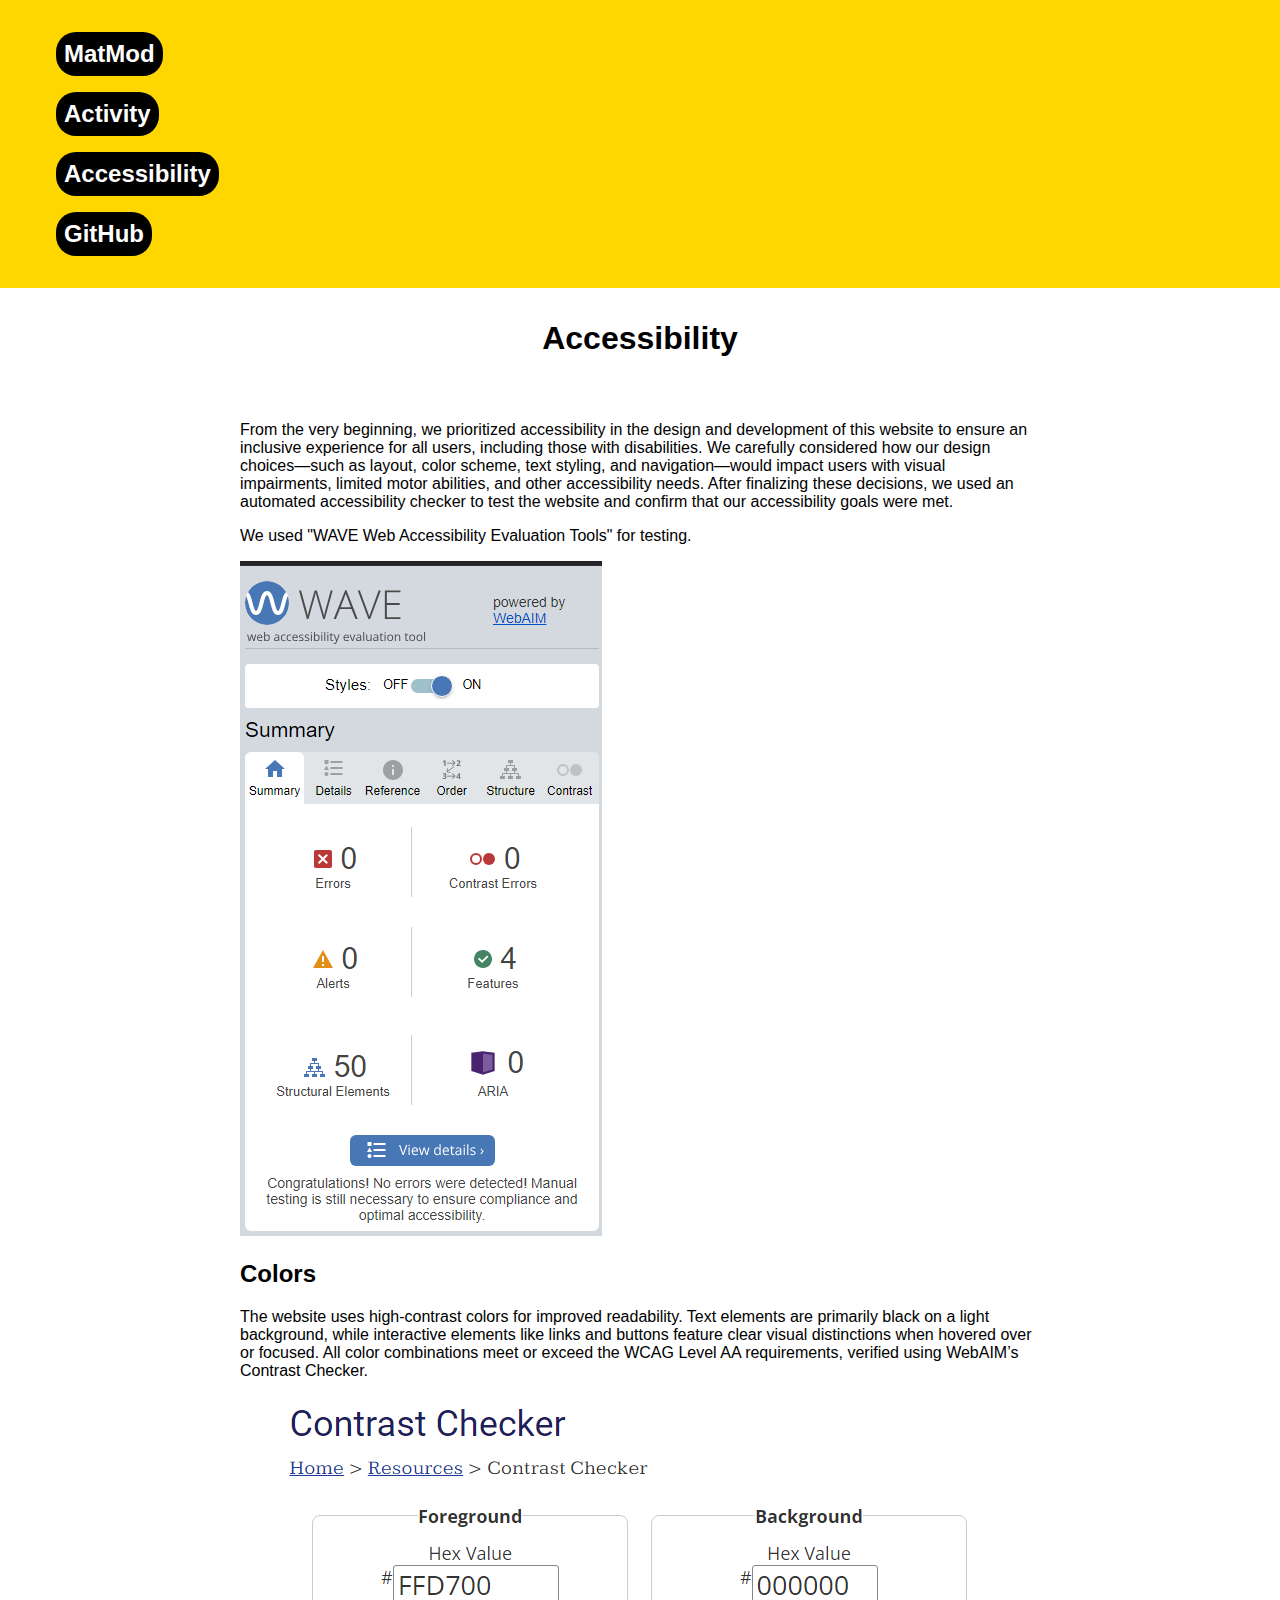
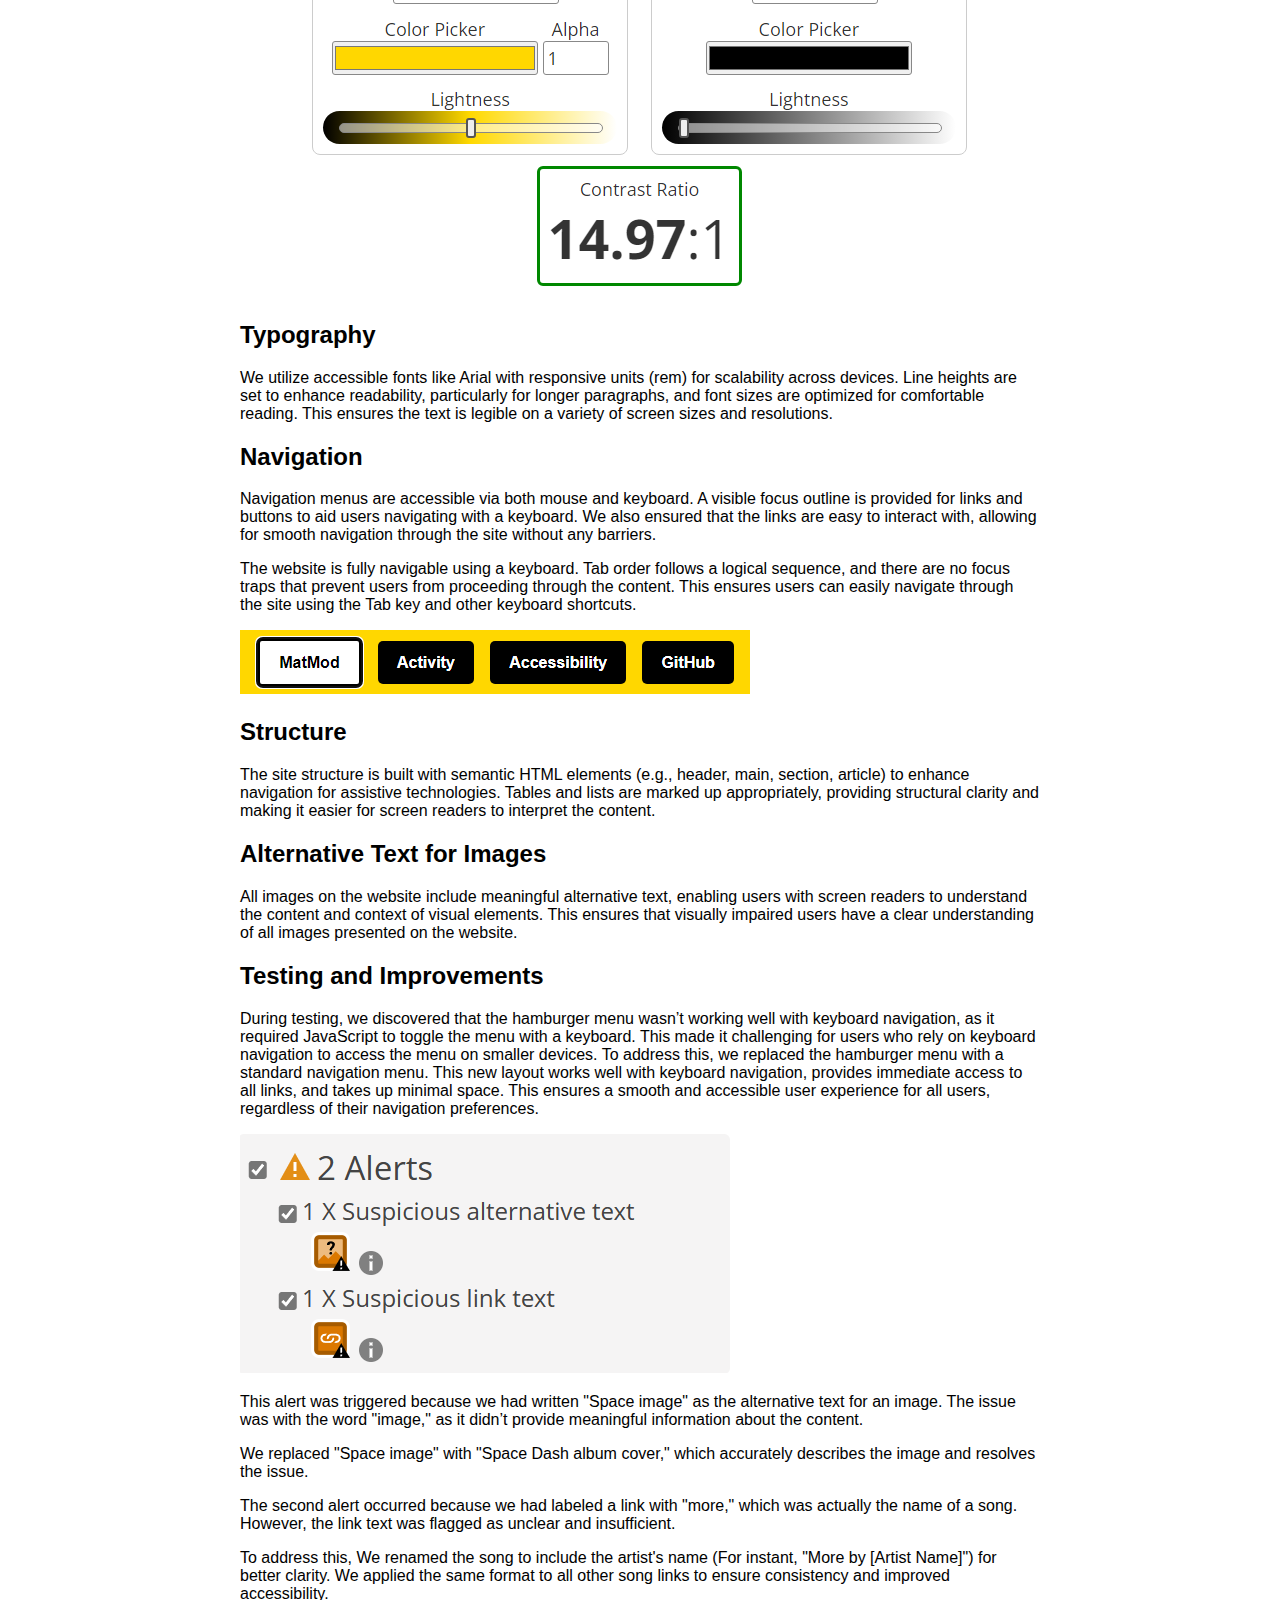
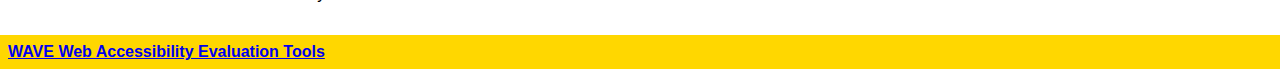
<file: accessibility.html>
<!DOCTYPE html>
<html lang="en">
<head>
    <meta charset="UTF-8">
    <meta name="viewport" content="width=device-width, initial-scale=1.0">
    <title>Accessibility</title>
    <link rel="stylesheet" href="style/main.css">
</head>
<body>
    <header>
        <nav><!-- Menu -->
            <ul class="menu">
                <li><a href="index.html">MatMod</a></li>
                <li><a href="activity.html">Activity</a></li>
                <li><a href="accessibility.html">Accessibility</a></li>
                <li><a href="github.html">GitHub</a></li>
            </ul>
        </nav>
    </header>

    <main>
        <h1>Accessibility</h1>
        <section><!-- Main content -->
            <p>
                From the very beginning, we prioritized accessibility in the design and development of this website to ensure an inclusive experience for all users, including those with disabilities. We carefully considered how our design choices—such as layout, color scheme, text styling, and navigation—would impact users with visual impairments, limited motor abilities, and other accessibility needs. After finalizing these decisions, we used an automated accessibility checker to test the website and confirm that our accessibility goals were met.
            </p>
            <p>We used "WAVE Web Accessibility Evaluation Tools" for testing.</p>
            <img src="media/wave.png" alt="WAVE Web Accessibility Evaluation Tools"  class="image-scaling">
            <h2>Colors</h2>
            <p>
                The website uses high-contrast colors for improved readability. Text elements are primarily black on a light background, while interactive elements like links and buttons feature clear visual distinctions when hovered over or focused. All color combinations meet or exceed the WCAG Level AA requirements, verified using WebAIM’s Contrast Checker.
            </p>
            <img src="media/contrast.png" alt="Color contrast ratio" class="image-scaling">

            <h2>Typography</h2>
            <p>
                We utilize accessible fonts like Arial with responsive units (rem) for scalability across devices. Line heights are set to enhance readability, particularly for longer paragraphs, and font sizes are optimized for comfortable reading. This ensures the text is legible on a variety of screen sizes and resolutions.
            </p>

            <h2>Navigation</h2>
            <p>
                Navigation menus are accessible via both mouse and keyboard. A visible focus outline is provided for links and buttons to aid users navigating with a keyboard. We also ensured that the links are easy to interact with, allowing for smooth navigation through the site without any barriers.
            </p>
            <p>
                The website is fully navigable using a keyboard. Tab order follows a logical sequence, and there are no focus traps that prevent users from proceeding through the content. This ensures users can easily navigate through the site using the Tab key and other keyboard shortcuts.
            </p>
            <img src="media/button.png" alt="Menu buttons" class="image-scaling">
            <h2>Structure</h2>
            <p>
                The site structure is built with semantic HTML elements (e.g., header, main, section, article) to enhance navigation for assistive technologies. Tables and lists are marked up appropriately, providing structural clarity and making it easier for screen readers to interpret the content.
            </p>

            <h2>Alternative Text for Images</h2>
            <p>
                All images on the website include meaningful alternative text, enabling users with screen readers to understand the content and context of visual elements. This ensures that visually impaired users have a clear understanding of all images presented on the website.
            </p>

            <h2>Testing and Improvements</h2>
            <p>
                During testing, we discovered that the hamburger menu wasn’t working well with keyboard navigation, as it required JavaScript to toggle the menu with a keyboard. This made it challenging for users who rely on keyboard navigation to access the menu on smaller devices.
                To address this, we replaced the hamburger menu with a standard navigation menu. This new layout works well with keyboard navigation, provides immediate access to all links, and takes up minimal space. This ensures a smooth and accessible user experience for all users, regardless of their navigation preferences.
            </p>
            <p>
            <img src="media/activityalerts.png" alt="Activity website faults" class="image-scaling">
            </p>
            <p>
            This alert was triggered because we had written "Space image" as the alternative text for an image. The issue was with the word "image," as it didn’t provide meaningful information about the content.
            </p>
            <p>
            We replaced "Space image" with "Space Dash album cover," which accurately describes the image and resolves the issue.
            </p>
            <p>
            The second alert occurred because we had labeled a link with "more," which was actually the name of a song. However, the link text was flagged as unclear and insufficient.
             </p>
            <p>
            To address this, We renamed the song to include the artist's name (For instant, "More by [Artist Name]") for better clarity. We applied the same format to all other song links to ensure consistency and improved accessibility.
           </p>
        </section>

            
    </main>

    <footer>
        <b><a href="https://wave.webaim.org/">WAVE Web Accessibility Evaluation Tools</a></b>
    </footer>
</body>
</html>
</file>
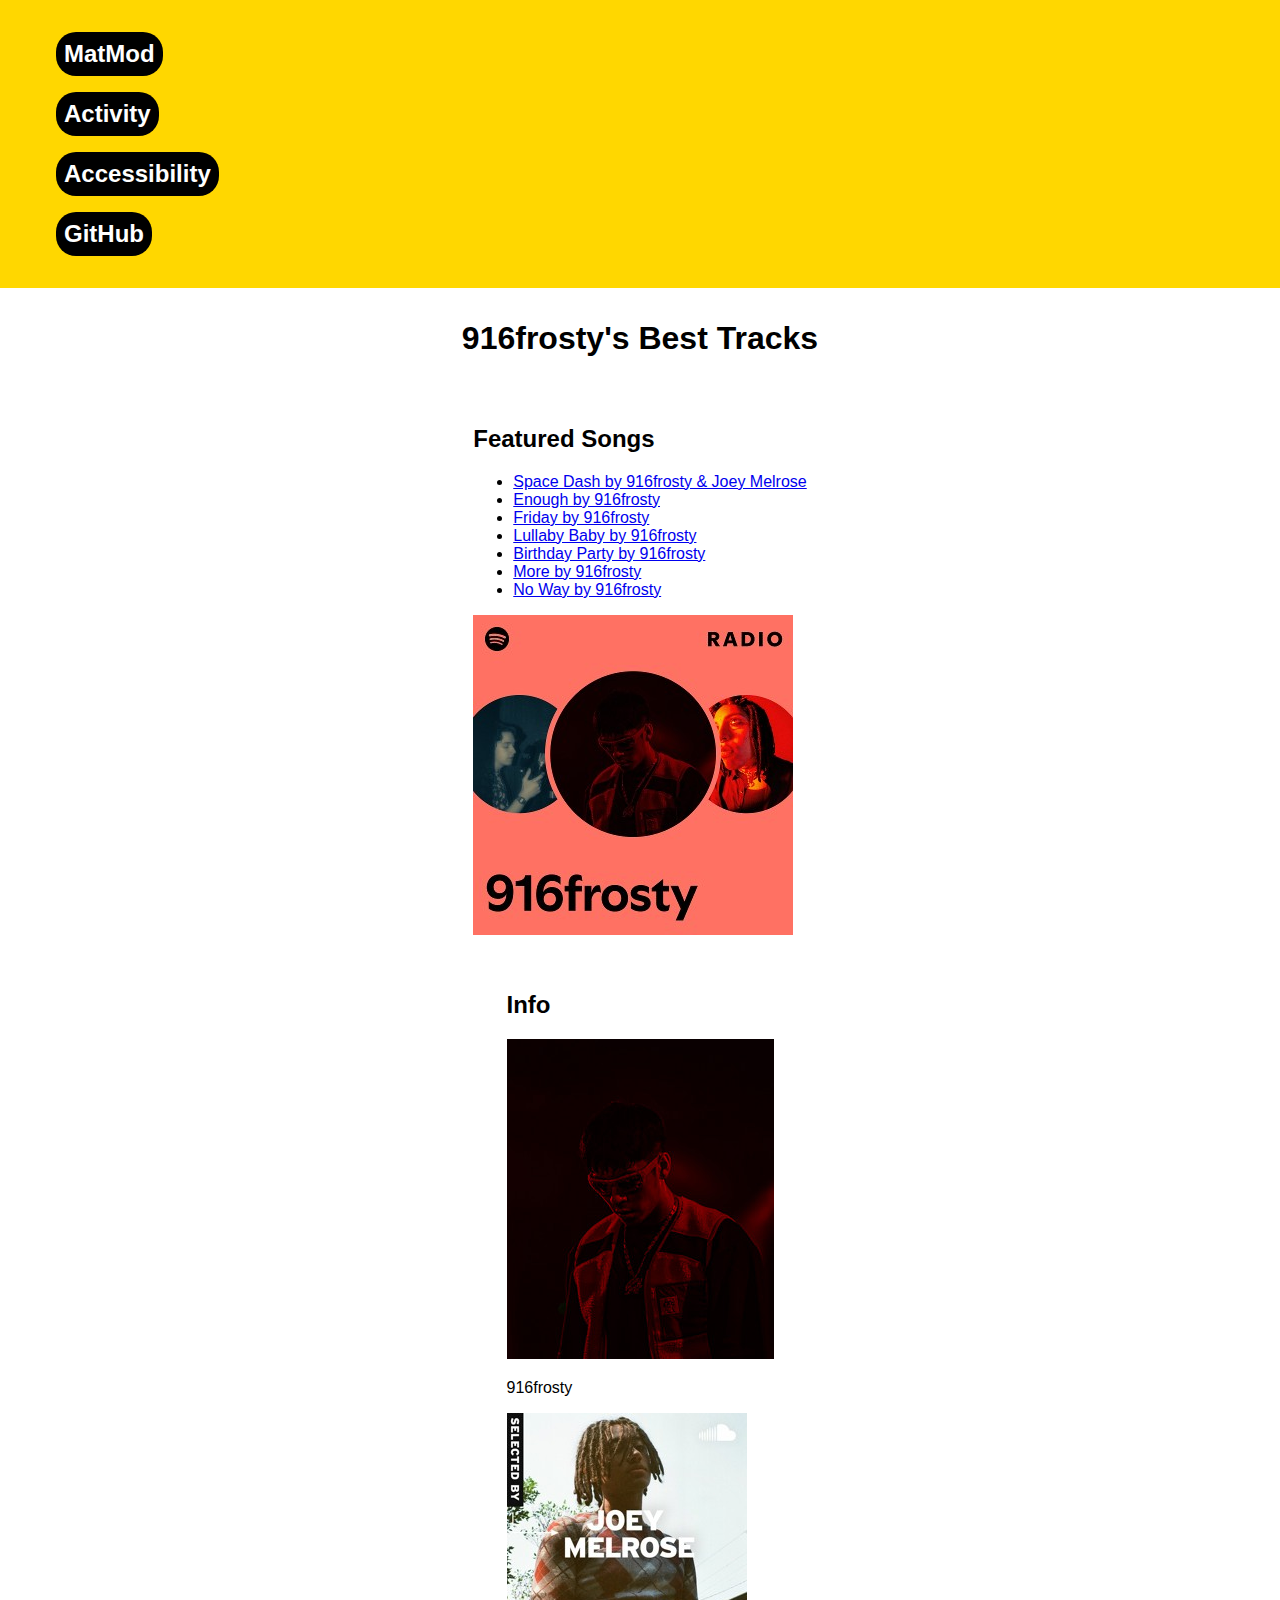
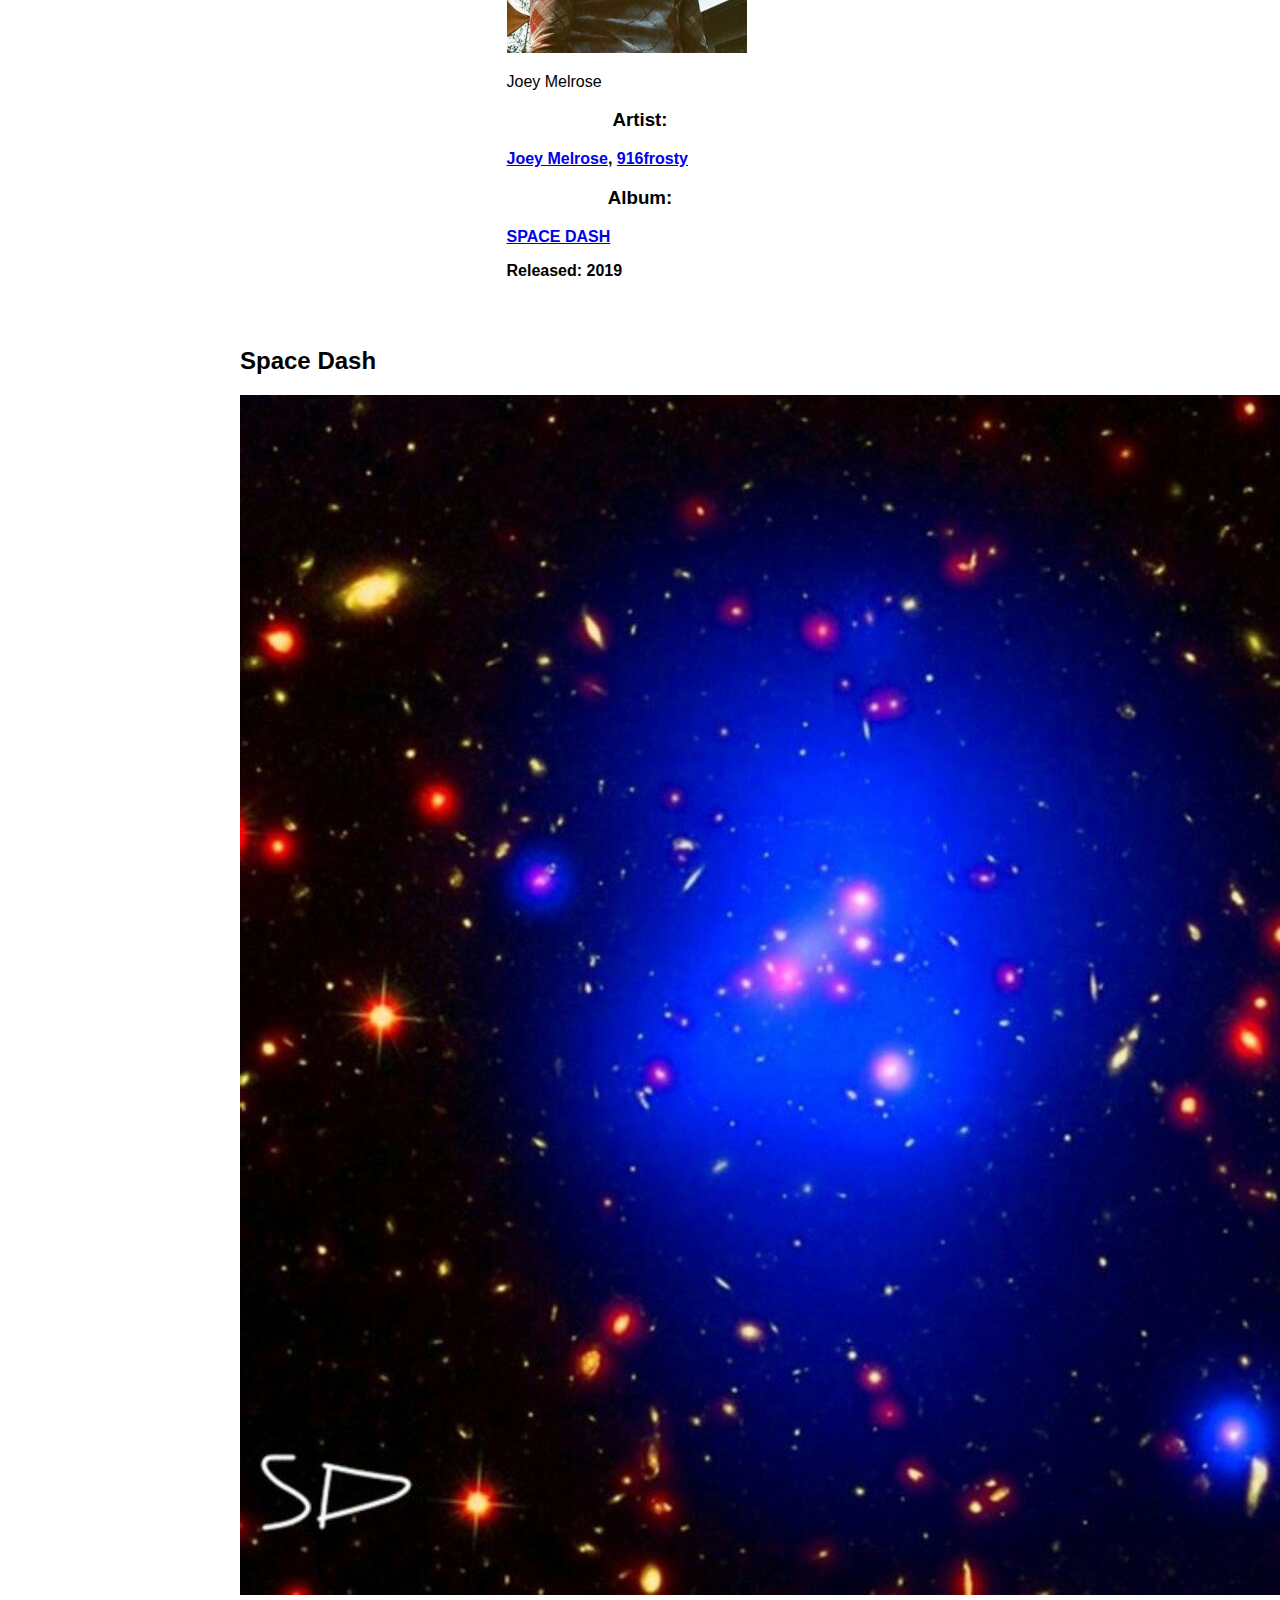
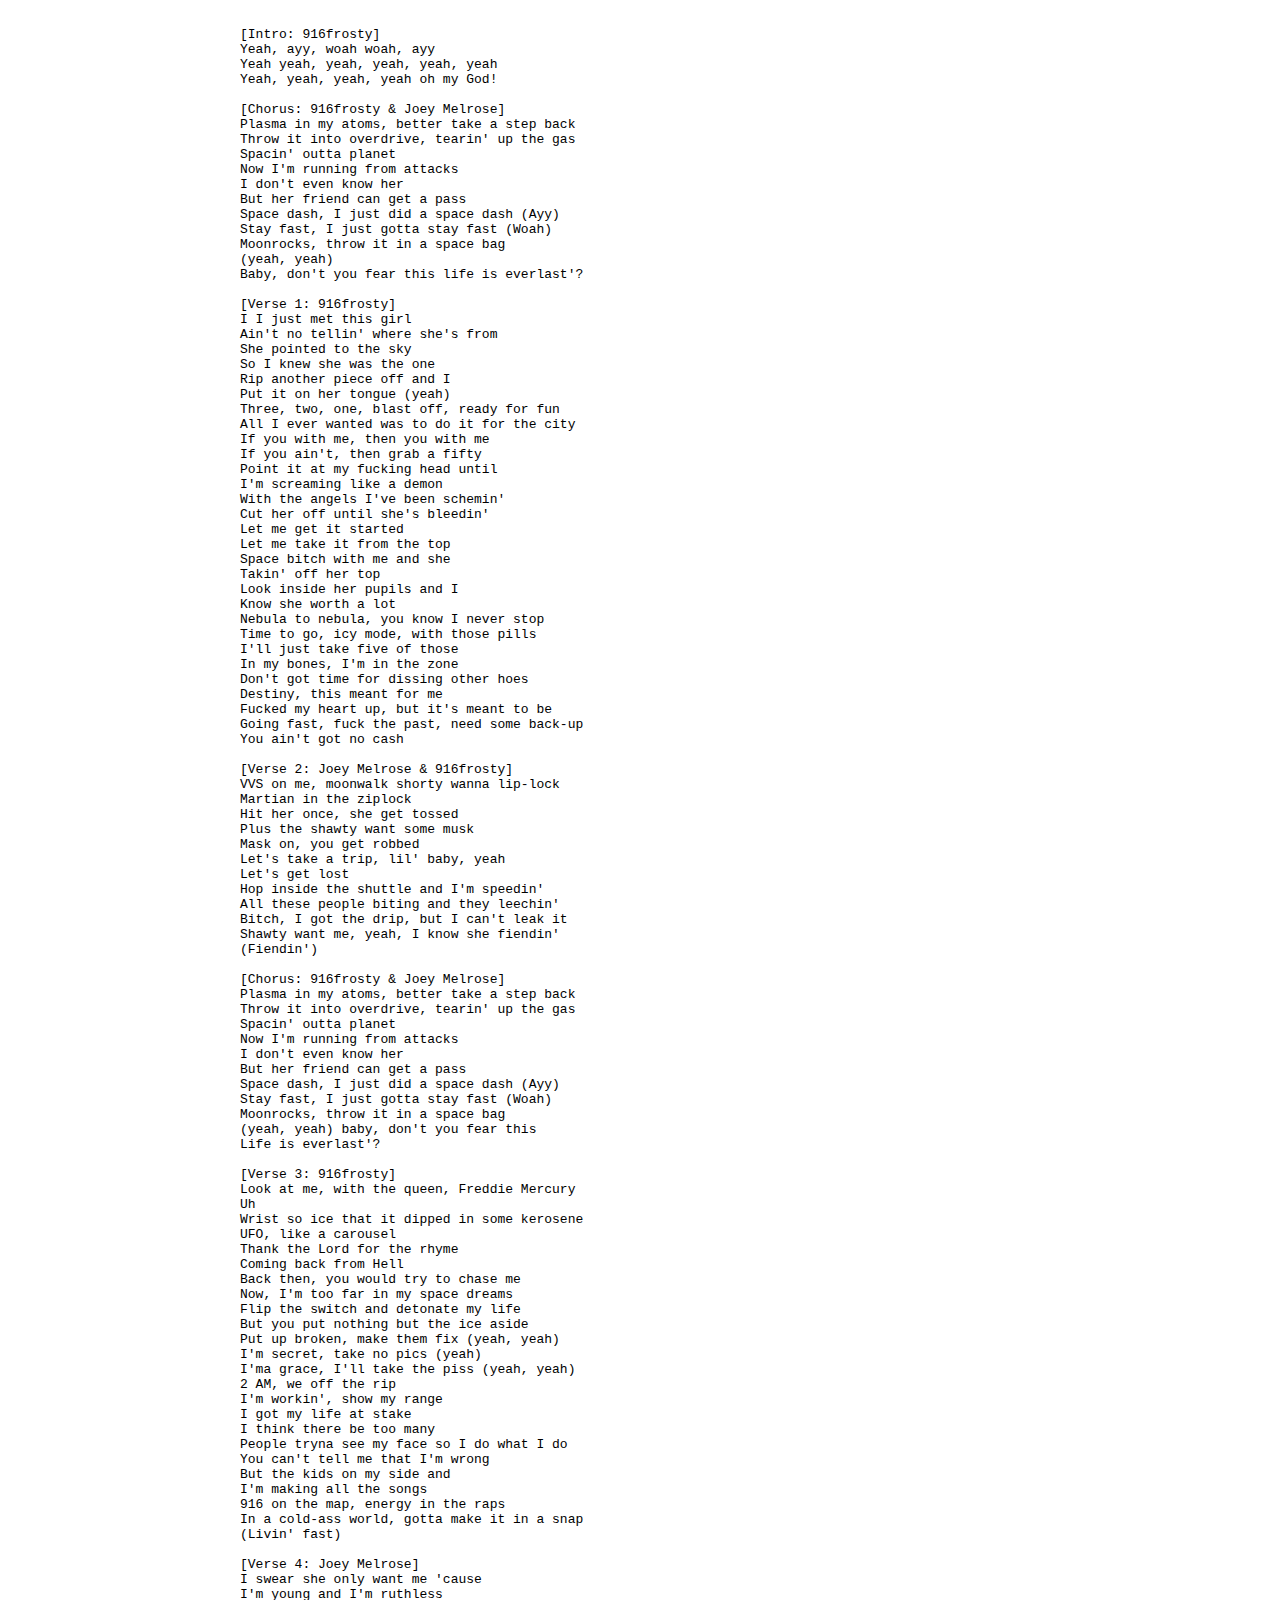
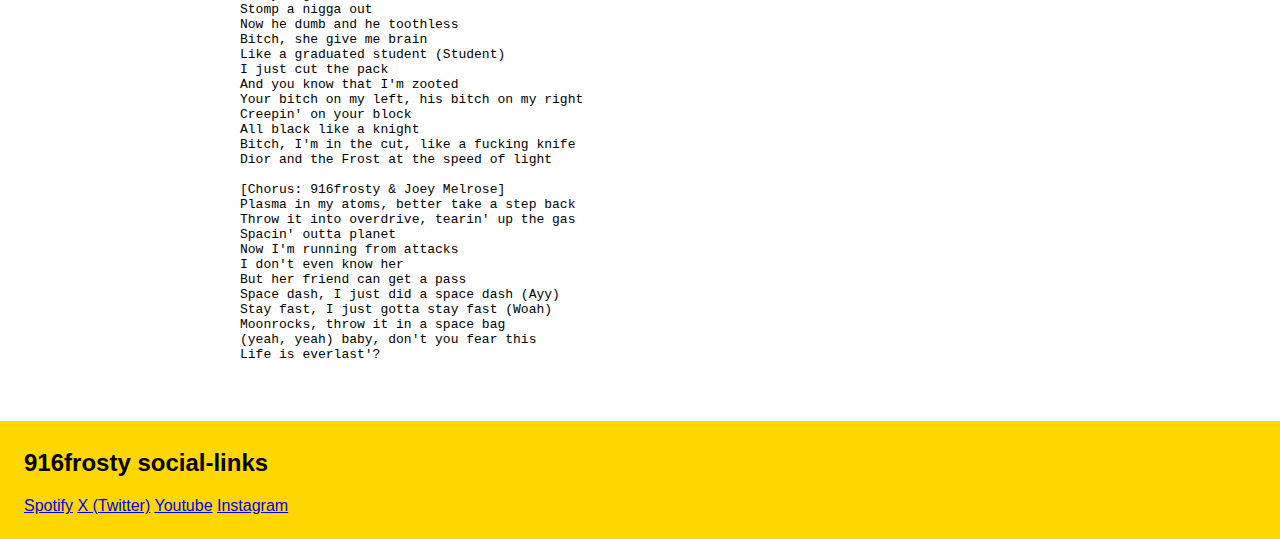
<file: activity.html>
<!DOCTYPE html>
<html lang="en">
<head>
    <meta charset="UTF-8">
    <meta name="viewport" content="width=device-width, initial-scale=1.0">
    <title>Activity</title>
    <link rel="stylesheet" href="style/main.css">
</head>
<body>
    <header>
        <nav>
            <ul class="menu">
                <li><a href="index.html">MatMod</a></li>
                <li><a href="activity.html">Activity</a></li>
                <li><a href="accessibility.html">Accessibility</a></li>
                <li><a href="github.html">GitHub</a></li>
            </ul>
        </nav>
    </header>
    <main>
             <!-- Main heading -->
        <h1>916frosty's Best Tracks</h1>
        <section class="songs-container">
            <div class="songs">
            <h2>Featured Songs</h2>  <!-- Showing songs and there Sound cloud links -->
            <ul>
                <li><a href="https://soundcloud.com/spencerfaircloth/916frosty-space-dash-feat">Space Dash by 916frosty & Joey Melrose</a></li>
                 <!-- src: Spencer Faircloth on sound cloud, release 3 years ago-->
                <li><a href="https://soundcloud.com/916frosty/916frosty-enough">Enough by 916frosty</a></li>
                 <!-- src: 916frosty on sound cloud, release 7 years ago-->
                <li><a href="https://soundcloud.com/916frosty/916frosty-friday">Friday by 916frosty</a></li>
                 <!-- src: 916frosty on sound cloud, release 6 years ago -->
                <li><a href="https://soundcloud.com/916frosty/916frosty-lullaby-baby">Lullaby Baby by 916frosty</a></li>
                 <!-- src: 916frosty on sound cloud, release 6 years ago -->
                <li><a href="https://soundcloud.com/916frosty/916frosty-birthday-party">Birthday Party by 916frosty</a></li>
                 <!-- src: 916frosty on sound cloud, release 6 years ago -->
                <li><a href="https://soundcloud.com/user-622273318/916frosty-more">More by 916frosty</a></li>
                 <!-- src: user-622273318 on sound cloud, release 7 years ago-->
                <li><a href="https://soundcloud.com/916frosty/916frosty-no-way">No Way by 916frosty</a></li>
                 <!-- src: 916frosty on sound cloud, release 6 years ago -->
            </ul>
        </div>
         <!-- Main image of 916frosty Spotify -->
        <div class="image-container">
            <img src="media/en.png" alt="916frosty Spotify">
            <!-- Producer: Spotify, Src: https://www.google.com/url?sa=i&url=https%3A%2F%2Fopen.spotify.com%2Fartist%2F6c0lj01vVpHsCH7Z5CfJ9K&psig=AOvVaw20WMAnQLVGSWaOh4C9PG09&ust=1732222627490000&source=images&cd=vfe&opi=89978449&ved=0CBQQjRxqFwoTCIjm7aPm64kDFQAAAAAdAAAAABAE-->
        </div>
        </section>
        
        <section>  <!-- Images showing the artists -->
            <h2>Info</h2>
            <div class="artists">
                <div class="artist-image">
                    <img src="media/916frosty.png" alt="916frosty">
                    <p>916frosty</p>
                    <!-- Producer: Spotify, Src: https://www.google.com/url?sa=i&url=https%3A%2F%2Fopen.spotify.com%2Fartist%2F6c0lj01vVpHsCH7Z5CfJ9K&psig=AOvVaw3ZzQqaVV5v-o-w9m2_ZIbE&ust=1732222437774000&source=images&cd=vfe&opi=89978449&ved=0CBQQjRxqFwoTCOi8scnl64kDFQAAAAAdAAAAABAE-->
                </div>
                <div class="artist-image">
                    <img src="media/joeymelorse.png" alt="Joey Melrose">
                    <p>Joey Melrose</p>
                    <!-- Producer: Sound Cloud, Src: https://www.google.com/url?sa=i&url=https%3A%2F%2Fsoundcloud.com%2Fjoeymelrose&psig=AOvVaw2SdB1YS9j1tEwZ6upWn78B&ust=1732221772239000&source=images&cd=vfe&opi=89978449&ved=0CBQQjRxqFwoTCKCst4zj64kDFQAAAAAdAAAAABAE-->
                </div>
            </div>
            <h3>  <!-- Links to the artist and the album-->
                Artist: </h3>
                <b>
                <a href="https://www.google.com/search?sa=X&sca_esv=6f36b852a6c866b6&sxsrf=ADLYWILIk6qEgZeROhkC64a9ln8DXOWeuA:1731888842852&q=space+dash+joey+melrose&si=[base64]&ved=2ahUKEwje5JLazOSJAxUbR1UIHZ7hDcsQmxMoAHoECB4QAg&biw=1920&bih=919&dpr=1" target="_blank">Joey Melrose</a>, 
                <a href="https://www.google.com/search?sa=X&sca_esv=6f36b852a6c866b6&sxsrf=ADLYWILIk6qEgZeROhkC64a9ln8DXOWeuA:1731888842852&q=space+dash+916frosty&si=[base64]&ved=2ahUKEwje5JLazOSJAxUbR1UIHZ7hDcsQmxMoAXoECB4QAw&biw=1920&bih=919&dpr=1" target="_blank">916frosty</a>
            </b>
            <h3>
                Album: </h3>
                <b><a href="https://www.google.com/search?sa=X&sca_esv=6f36b852a6c866b6&sxsrf=ADLYWILIk6qEgZeROhkC64a9ln8DXOWeuA:1731888842852&q=space+dash&si=[base64]%3D%3D&ved=2ahUKEwje5JLazOSJAxUbR1UIHZ7hDcsQmxMoAHoECB8QAg&biw=1920&bih=919&dpr=1" target="_blank">SPACE DASH</a>
                </b>
            <b><p>Released: 2019</p></b>
        </section>
        
        <section>  <!-- Image of the song/album -->
            <h2>Space Dash</h2>
            <div class="image-container">
                <img src="media/spacedash.png" alt="Space Dash album cover">
                <!-- Producer: Deezer , Src: https://www.google.com/url?sa=i&url=https%3A%2F%2Fwww.deezer.com%2Fen%2Falbum%2F314113677&psig=AOvVaw1h4VUvdTXIMOsBpy67AYTB&ust=1732222676434000&source=images&cd=vfe&opi=89978449&ved=0CBQQjRxqFwoTCKCP6bvm64kDFQAAAAAdAAAAABAE-->
            </div>            
<pre>  <!-- Space dash Lyrics-->
[Intro: 916frosty]
Yeah, ayy, woah woah, ayy
Yeah yeah, yeah, yeah, yeah, yeah
Yeah, yeah, yeah, yeah oh my God!

[Chorus: 916frosty & Joey Melrose]
Plasma in my atoms, better take a step back
Throw it into overdrive, tearin' up the gas
Spacin' outta planet
Now I'm running from attacks
I don't even know her
But her friend can get a pass
Space dash, I just did a space dash (Ayy)
Stay fast, I just gotta stay fast (Woah)
Moonrocks, throw it in a space bag
(yeah, yeah)
Baby, don't you fear this life is everlast'?

[Verse 1: 916frosty]
I I just met this girl
Ain't no tellin' where she's from
She pointed to the sky
So I knew she was the one
Rip another piece off and I
Put it on her tongue (yeah)
Three, two, one, blast off, ready for fun
All I ever wanted was to do it for the city
If you with me, then you with me
If you ain't, then grab a fifty
Point it at my fucking head until
I'm screaming like a demon
With the angels I've been schemin'
Cut her off until she's bleedin'
Let me get it started
Let me take it from the top
Space bitch with me and she
Takin' off her top
Look inside her pupils and I
Know she worth a lot
Nebula to nebula, you know I never stop
Time to go, icy mode, with those pills
I'll just take five of those
In my bones, I'm in the zone
Don't got time for dissing other hoes
Destiny, this meant for me
Fucked my heart up, but it's meant to be
Going fast, fuck the past, need some back-up
You ain't got no cash

[Verse 2: Joey Melrose & 916frosty]
VVS on me, moonwalk shorty wanna lip-lock
Martian in the ziplock
Hit her once, she get tossed
Plus the shawty want some musk
Mask on, you get robbed
Let's take a trip, lil' baby, yeah
Let's get lost
Hop inside the shuttle and I'm speedin'
All these people biting and they leechin'
Bitch, I got the drip, but I can't leak it
Shawty want me, yeah, I know she fiendin'
(Fiendin')

[Chorus: 916frosty & Joey Melrose]
Plasma in my atoms, better take a step back
Throw it into overdrive, tearin' up the gas
Spacin' outta planet
Now I'm running from attacks
I don't even know her
But her friend can get a pass
Space dash, I just did a space dash (Ayy)
Stay fast, I just gotta stay fast (Woah)
Moonrocks, throw it in a space bag
(yeah, yeah) baby, don't you fear this
Life is everlast'?

[Verse 3: 916frosty]
Look at me, with the queen, Freddie Mercury
Uh
Wrist so ice that it dipped in some kerosene
UFO, like a carousel
Thank the Lord for the rhyme
Coming back from Hell
Back then, you would try to chase me
Now, I'm too far in my space dreams
Flip the switch and detonate my life
But you put nothing but the ice aside
Put up broken, make them fix (yeah, yeah)
I'm secret, take no pics (yeah)
I'ma grace, I'll take the piss (yeah, yeah)
2 AM, we off the rip
I'm workin', show my range
I got my life at stake
I think there be too many
People tryna see my face so I do what I do
You can't tell me that I'm wrong
But the kids on my side and
I'm making all the songs
916 on the map, energy in the raps
In a cold-ass world, gotta make it in a snap
(Livin' fast)

[Verse 4: Joey Melrose]
I swear she only want me 'cause
I'm young and I'm ruthless
Stomp a nigga out
Now he dumb and he toothless
Bitch, she give me brain
Like a graduated student (Student)
I just cut the pack
And you know that I'm zooted
Your bitch on my left, his bitch on my right
Creepin' on your block
All black like a knight
Bitch, I'm in the cut, like a fucking knife
Dior and the Frost at the speed of light

[Chorus: 916frosty & Joey Melrose]
Plasma in my atoms, better take a step back
Throw it into overdrive, tearin' up the gas
Spacin' outta planet
Now I'm running from attacks
I don't even know her
But her friend can get a pass
Space dash, I just did a space dash (Ayy)
Stay fast, I just gotta stay fast (Woah)
Moonrocks, throw it in a space bag
(yeah, yeah) baby, don't you fear this
Life is everlast'?

    </section>
</main>
<footer>  <!-- Footer section about social links to 916frosty-->
    <section>
        <h2>916frosty social-links</h2>
    <div class="footer-content">
        <a href="https://open.spotify.com/artist/6c0lj01vVpHsCH7Z5CfJ9K">Spotify</a>
        <a href="https://x.com/916frosty">X (Twitter)</a>
        <a href="https://www.youtube.com/@916frosty">Youtube</a>
        <a href="https://www.instagram.com/916frosty/">Instagram</a>
    </div>
    </section>
</footer>

</body>
</html>
</file>
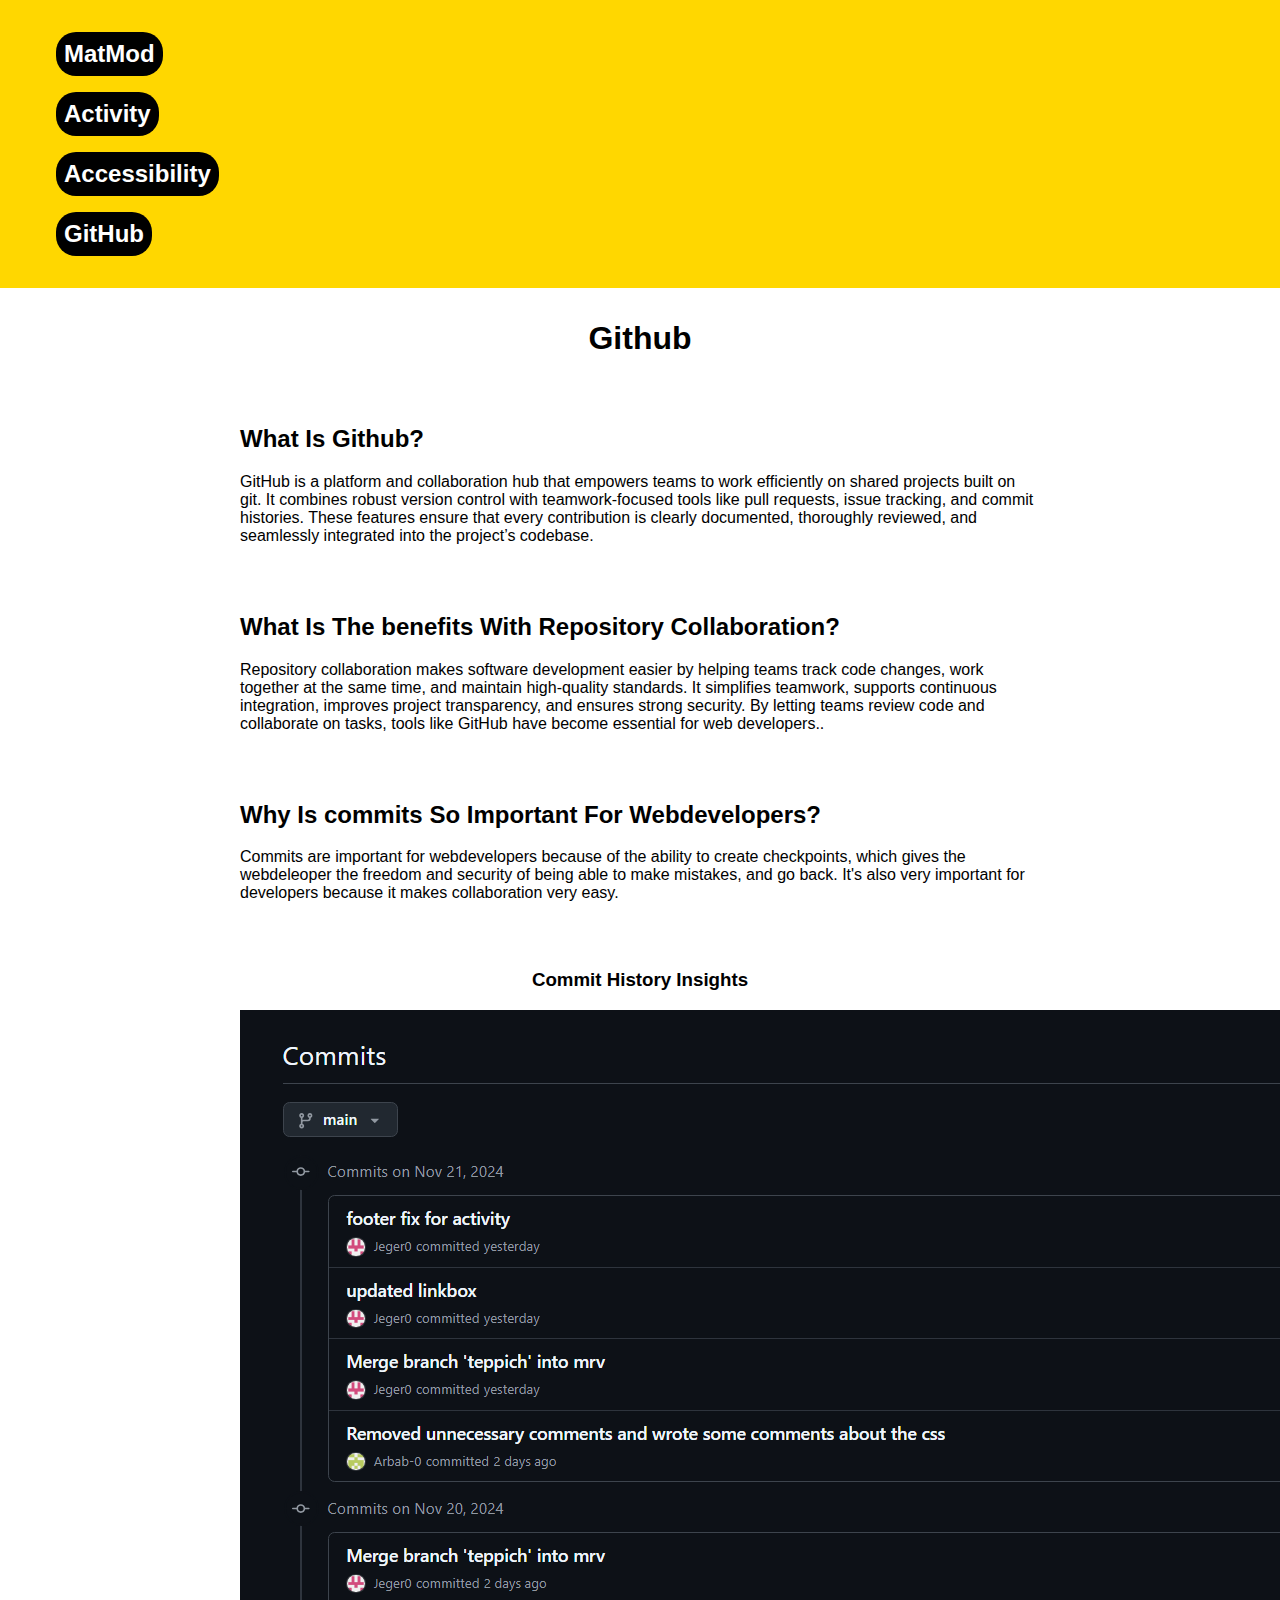
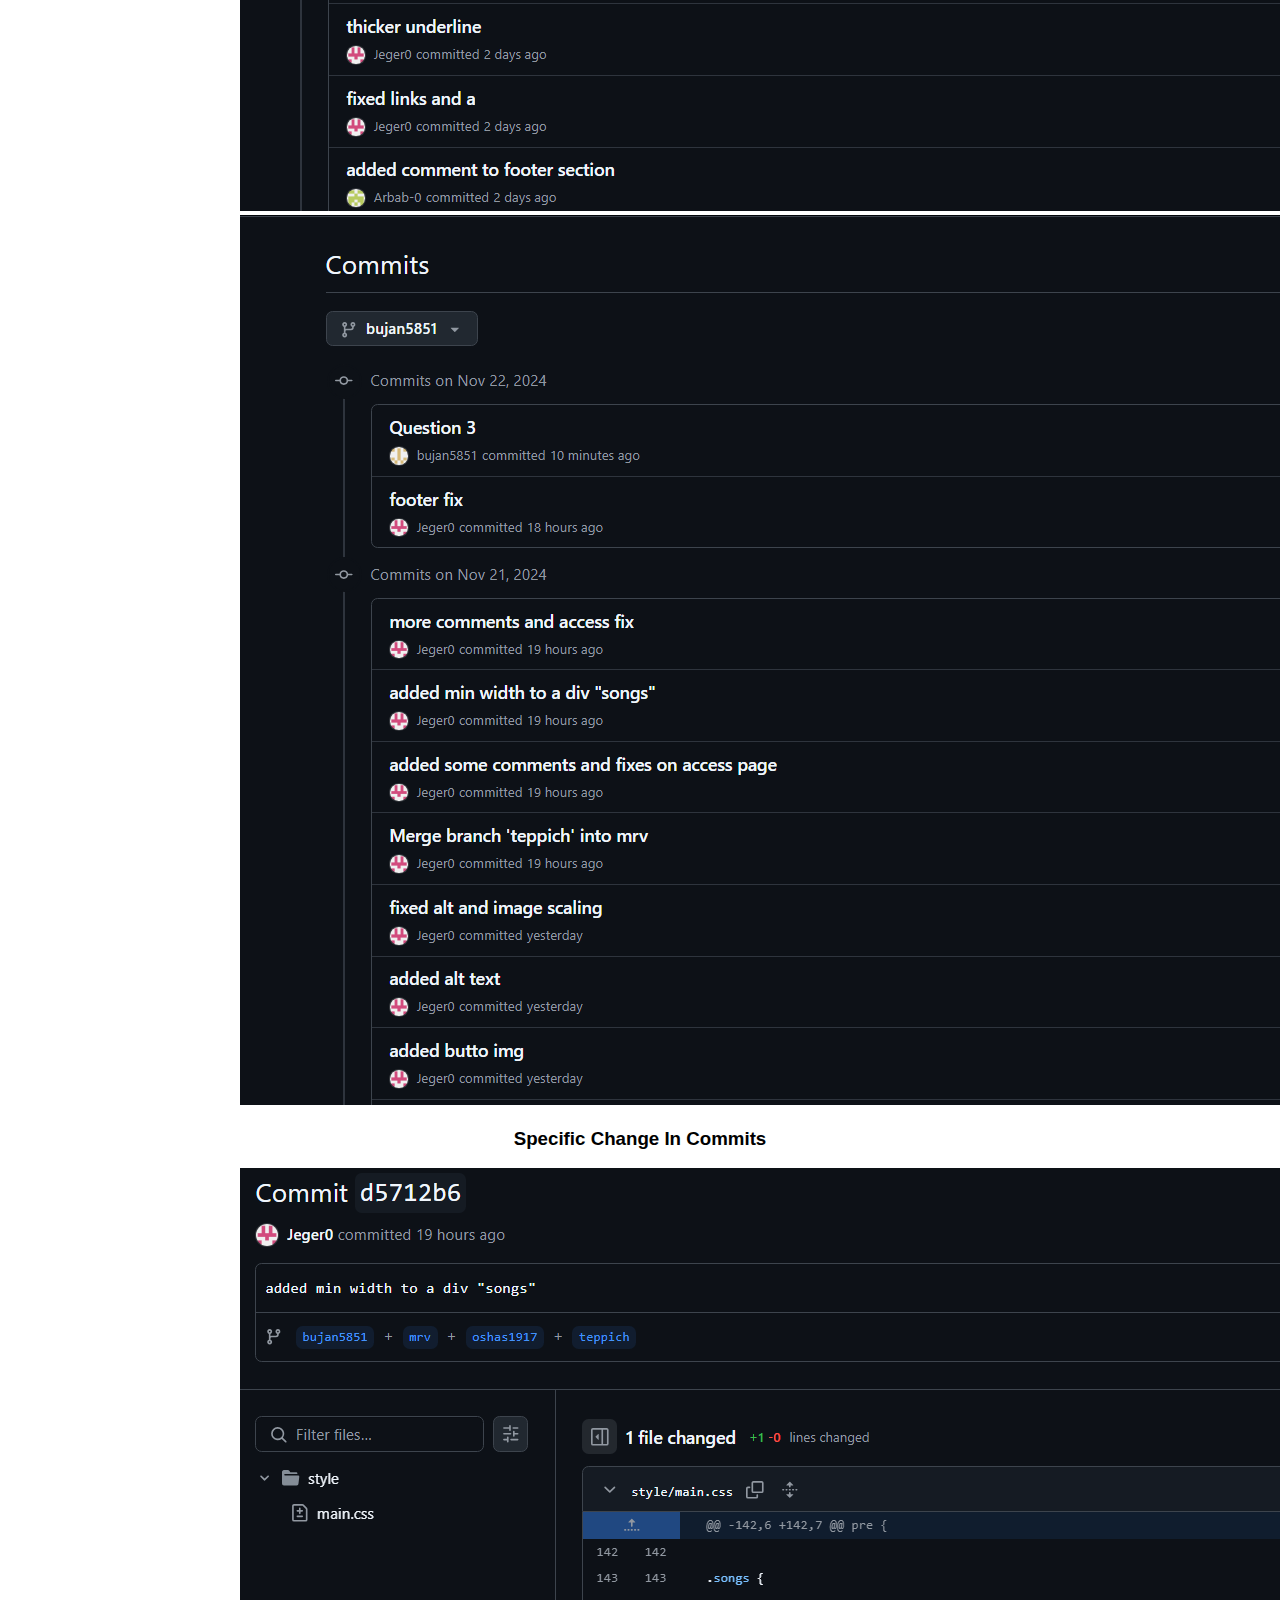
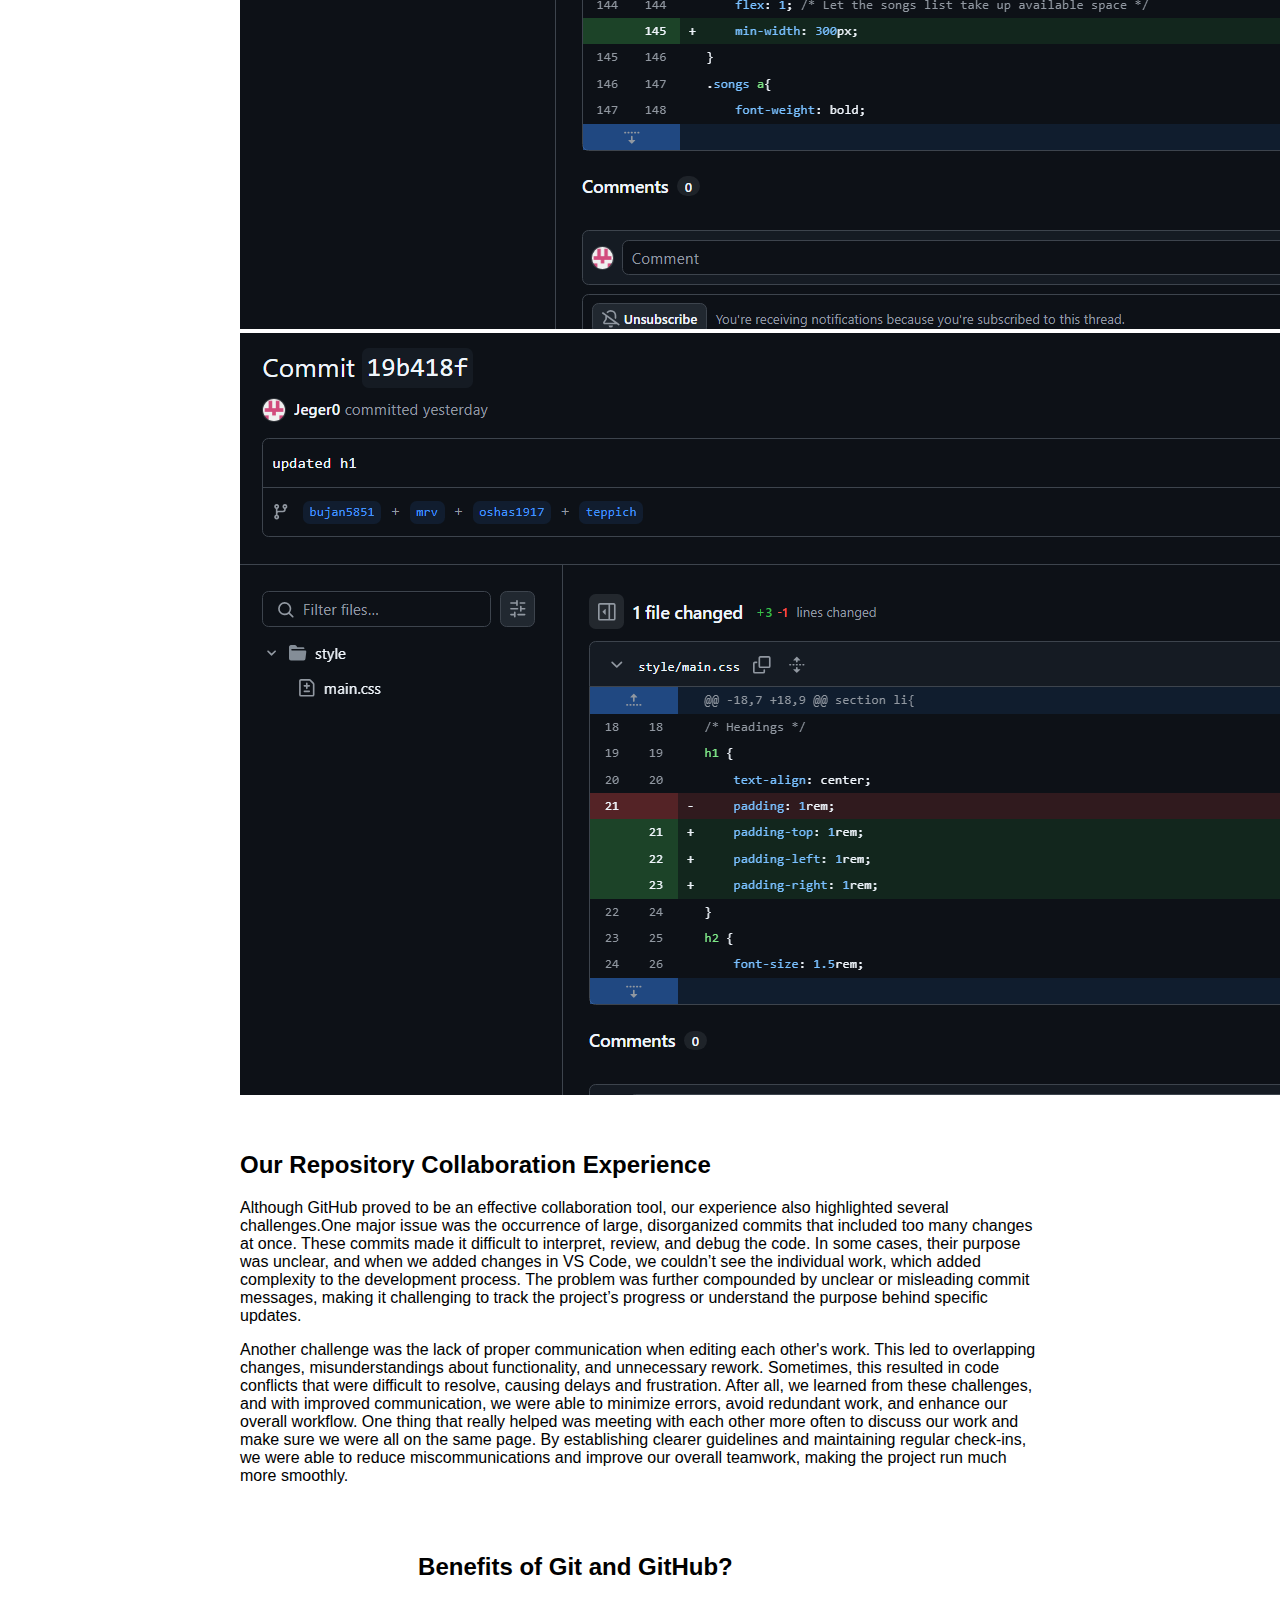
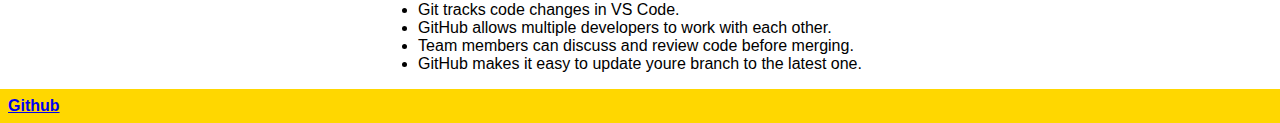
<file: github.html>
<!DOCTYPE html>
<html lang="en">

<head>
    <meta charset="UTF-8">
    <meta name="viewport" content="width=device-width, initial-scale=1.0">
    <title>Github</title>
    <link rel="stylesheet" href="style/main.css">
</head>

<body>
    <header>
        <nav>
            <ul class="menu">
                <li><a href="index.html">MatMod</a></li>
                <li><a href="activity.html">Activity</a></li>
                <li><a href="accessibility.html">Accessibility</a></li>
                <li><a href="github.html">GitHub</a></li>
            </ul>
        </nav>
    </header>

    <main> <!-- Main heading -->
        <h1>Github</h1>
        <section>
            <h2>What Is Github?</h2> <!-- Question about GitHub -->
            <p>GitHub is a platform and collaboration hub that empowers teams to work efficiently on shared projects
                built on git.
                It combines robust version control with teamwork-focused tools like pull requests, issue tracking, and
                commit
                histories. These features ensure that every contribution is clearly documented, thoroughly reviewed, and
                seamlessly
                integrated into the project’s codebase.</p>
        </section>

        <section>
            <h2>What Is The benefits With Repository Collaboration?</h2>
            <!--Question about Repository Collaboration-->
            <p>Repository collaboration makes software development easier by helping teams track code changes, work
                together at the same time, and maintain high-quality standards. It simplifies teamwork, supports
                continuous integration, improves project transparency, and ensures strong security. By letting teams
                review code and collaborate on tasks, tools like GitHub have become essential for web developers..</p>
        </section>

        <section>
            <h2>Why Is commits So Important For Webdevelopers?</h2> <!-- Question about Commits -->
            <p> Commits are important for webdevelopers because of the ability to create checkpoints, which gives the
                webdeleoper the freedom and
                security of being able to make mistakes, and go back. It's also very important for developers because it
                makes collaboration very easy.
            </p>
        </section>

            
            <section class="git-insights">
                <h3 class="commit-h">Commit History Insights</h3>
                <div>
                    <img src="media/git1.png" alt="commit history">
                    <img src="media/git2.png" alt="commit history">
                </div>
                <h3 class="commit-h"> Specific Change In Commits</h3>
                <div>
                    <img src="media/git3.png" alt="Specific Change In Commit">
                    <img src="media/git4.png" alt="Specific Change In Commit">  
                </div>
            </section>




        <section>
            <h2>Our Repository Collaboration Experience</h2>
            <!--Question about Our experience on Repository Collaboration-->
            <p> Although GitHub proved to be an effective collaboration tool, our experience also highlighted
                several challenges.One major issue was the occurrence of large, disorganized commits that included too
                many changes at once. These
                commits made it difficult to interpret, review, and debug the code. In some cases, their purpose was
                unclear, and
                when we added changes in VS Code, we couldn’t see the individual work, which added complexity to the
                development process. The problem was further compounded by unclear or misleading commit messages, making
                it
                challenging to track the project’s progress or understand the purpose behind specific updates.

            </p>

            <p>
                Another challenge was the lack of proper communication when editing each other's work. This led to
                overlapping changes, misunderstandings about functionality, and unnecessary rework. Sometimes, this
                resulted in
                code conflicts that were difficult to resolve, causing delays and frustration. After all, we learned
                from these
                challenges, and with improved communication, we were able to minimize errors, avoid redundant work,
                and enhance our overall workflow. One thing that really helped was meeting with each other more often to
                discuss our
                work and make sure we were all on the same page. By establishing clearer guidelines and maintaining
                regular
                check-ins, we were able to reduce miscommunications and improve our overall teamwork, making the project
                run much
                more smoothly.
            </p>
        </section>


        <section>
            <h2>Benefits of Git and GitHub? </h2> <!--Question about benefits of Git and GitHub-->
            <li>Git tracks code changes in VS Code.</li>
            <li>GitHub allows multiple developers to work with each other.</li>
            <li>Team members can discuss and review code before merging.</li>
            <li>GitHub makes it easy to update youre branch to the latest one.</li>
        </section>
    </main>

    <footer>
        <b><a href="https://github.com/">Github</a></b>
    </footer>
</body>

</html>
</file>
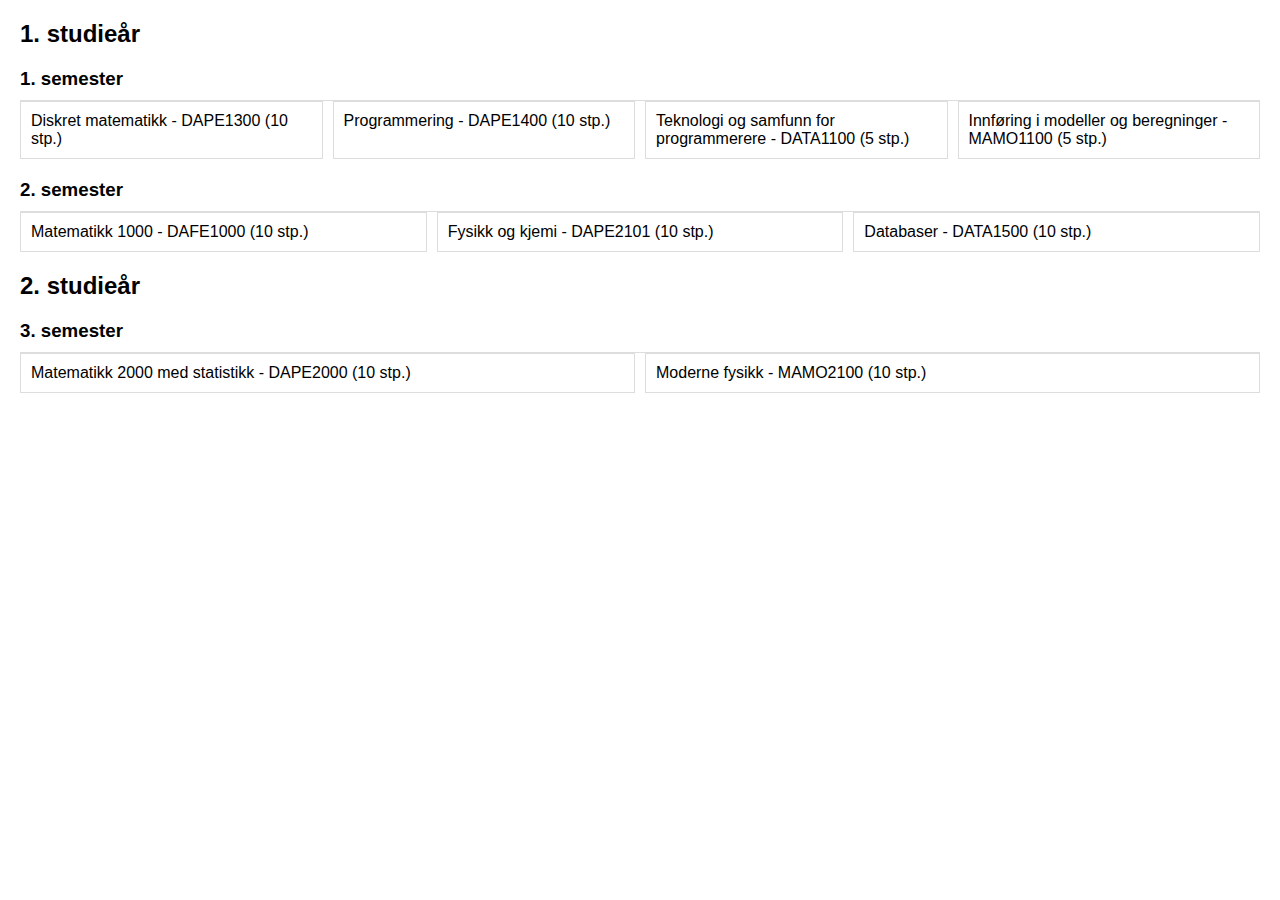
<file: test.html>
<!DOCTYPE html>
<html lang="en">
<head>
    <meta charset="UTF-8">
    <meta name="viewport" content="width=device-width, initial-scale=1.0">
    <title>Responsive Study Plan</title>
    <style>
        /* Basic styling for the container */
        body {
            font-family: Arial, sans-serif;
            margin: 20px;
        }

        h2, h3 {
            margin-top: 20px;
            margin-bottom: 10px;
        }

        /* Grid container for courses */
        .course-list {
            display: grid;
            grid-template-columns: repeat(auto-fit, minmax(200px, 1fr));
            gap: 10px;
            border-top: 1px solid #ddd;
        }

        /* Individual course item styling */
        .course-item {
            padding: 10px;
            border: 1px solid #ddd;
        }
    </style>
</head>
<body>
    <h2>1. studieår</h2>

    <h3>1. semester</h3>
    <div class="course-list">
        <div class="course-item">Diskret matematikk - DAPE1300 (10 stp.)</div>
        <div class="course-item">Programmering - DAPE1400 (10 stp.)</div>
        <div class="course-item">Teknologi og samfunn for programmerere - DATA1100 (5 stp.)</div>
        <div class="course-item">Innføring i modeller og beregninger - MAMO1100 (5 stp.)</div>
    </div>

    <h3>2. semester</h3>
    <div class="course-list">
        <div class="course-item">Matematikk 1000 - DAFE1000 (10 stp.)</div>
        <div class="course-item">Fysikk og kjemi - DAPE2101 (10 stp.)</div>
        <div class="course-item">Databaser - DATA1500 (10 stp.)</div>
    </div>

    <h2>2. studieår</h2>

    <h3>3. semester</h3>
    <div class="course-list">
        <div class="course-item">Matematikk 2000 med statistikk - DAPE2000 (10 stp.)</div>
        <div class="course-item">Moderne fysikk - MAMO2100 (10 stp.)</div>
    </div>
</body>
</html>
</file>
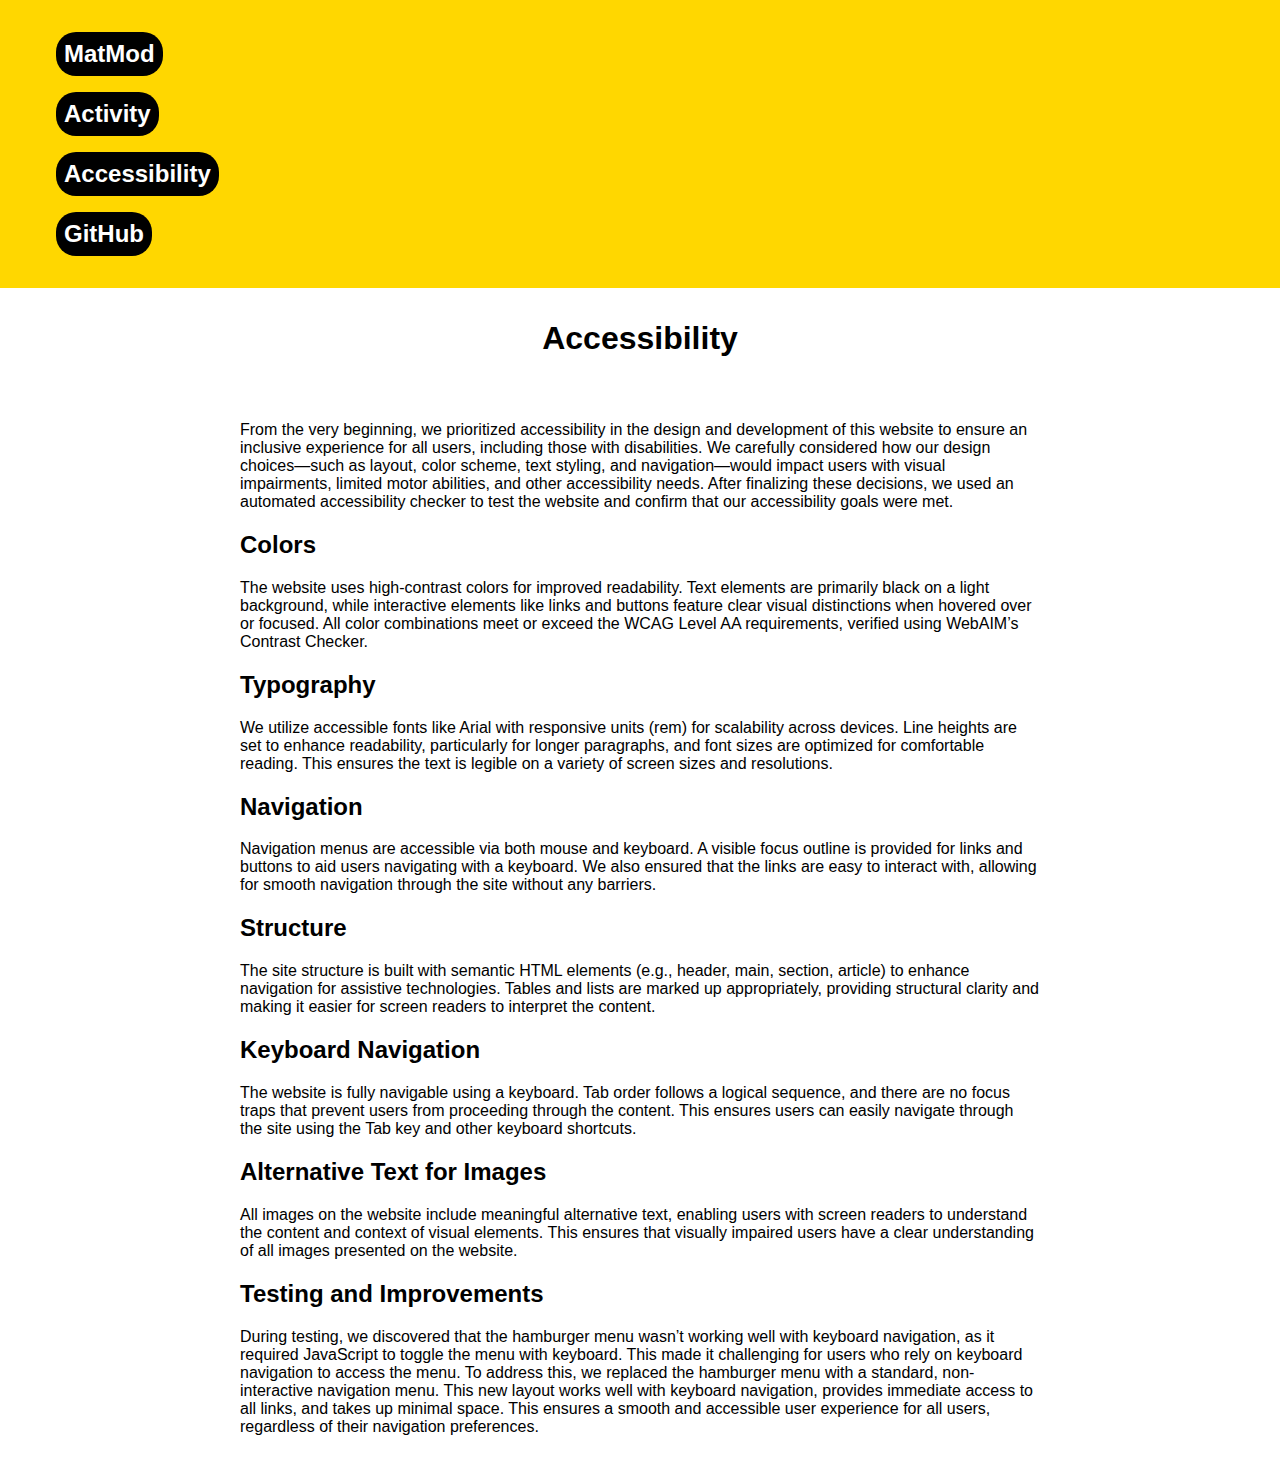
<file: pages/accessibility.html>
<!DOCTYPE html>
<html lang="en">
<head>
    <meta charset="UTF-8">
    <meta name="viewport" content="width=device-width, initial-scale=1.0">
    <title>Accessibility</title>
    <link rel="stylesheet" href="/style/main.css">
</head>
<body>
    <header>
        <nav>
            <ul class="menu">
                <li><a href="/index.html">MatMod</a></li>
                <li><a href="/pages/activity.html">Activity</a></li>
                <li><a href="/pages/accessibility.html">Accessibility</a></li>
                <li><a href="/pages/github.html">GitHub</a></li>
            </ul>
        </nav>
    </header>

    <main>
        <h1>Accessibility</h1>
        <section>
            <p>
                From the very beginning, we prioritized accessibility in the design and development of this website to ensure an inclusive experience for all users, including those with disabilities. We carefully considered how our design choices—such as layout, color scheme, text styling, and navigation—would impact users with visual impairments, limited motor abilities, and other accessibility needs. After finalizing these decisions, we used an automated accessibility checker to test the website and confirm that our accessibility goals were met.            </p>
        
            <h2>Colors</h2>
            <p>
                The website uses high-contrast colors for improved readability. Text elements are primarily black on a light background, while interactive elements like links and buttons feature clear visual distinctions when hovered over or focused. All color combinations meet or exceed the WCAG Level AA requirements, verified using WebAIM’s Contrast Checker.            </p>

            <h2>Typography</h2>
            <p>
                We utilize accessible fonts like Arial with responsive units (rem) for scalability across devices. Line heights are set to enhance readability, particularly for longer paragraphs, and font sizes are optimized for comfortable reading. This ensures the text is legible on a variety of screen sizes and resolutions.            </p>

            <h2>Navigation</h2>
            <p>
                Navigation menus are accessible via both mouse and keyboard. A visible focus outline is provided for links and buttons to aid users navigating with a keyboard. We also ensured that the links are easy to interact with, allowing for smooth navigation through the site without any barriers.            </p>

            <h2>Structure</h2>
            <p>
                The site structure is built with semantic HTML elements (e.g., header, main, section, article) to enhance navigation for assistive technologies. Tables and lists are marked up appropriately, providing structural clarity and making it easier for screen readers to interpret the content.            </p>
     
            <h2>Keyboard Navigation</h2>
            <p>
                The website is fully navigable using a keyboard. Tab order follows a logical sequence, and there are no focus traps that prevent users from proceeding through the content. This ensures users can easily navigate through the site using the Tab key and other keyboard shortcuts.            </p>

            <h2>Alternative Text for Images</h2>
            <p>
                All images on the website include meaningful alternative text, enabling users with screen readers to understand the content and context of visual elements. This ensures that visually impaired users have a clear understanding of all images presented on the website.            </p>

            <h2>Testing and Improvements</h2>
            <p>
                During testing, we discovered that the hamburger menu wasn’t working well with keyboard navigation, as it required JavaScript to toggle the menu with keyboard. This made it challenging for users who rely on keyboard navigation to access the menu.

                To address this, we replaced the hamburger menu with a standard, non-interactive navigation menu. This new layout works well with keyboard navigation, provides immediate access to all links, and takes up minimal space. This ensures a smooth and accessible user experience for all users, regardless of their navigation preferences.
            </p>
            
        
            
    </main>
</body>
</html>
</file>
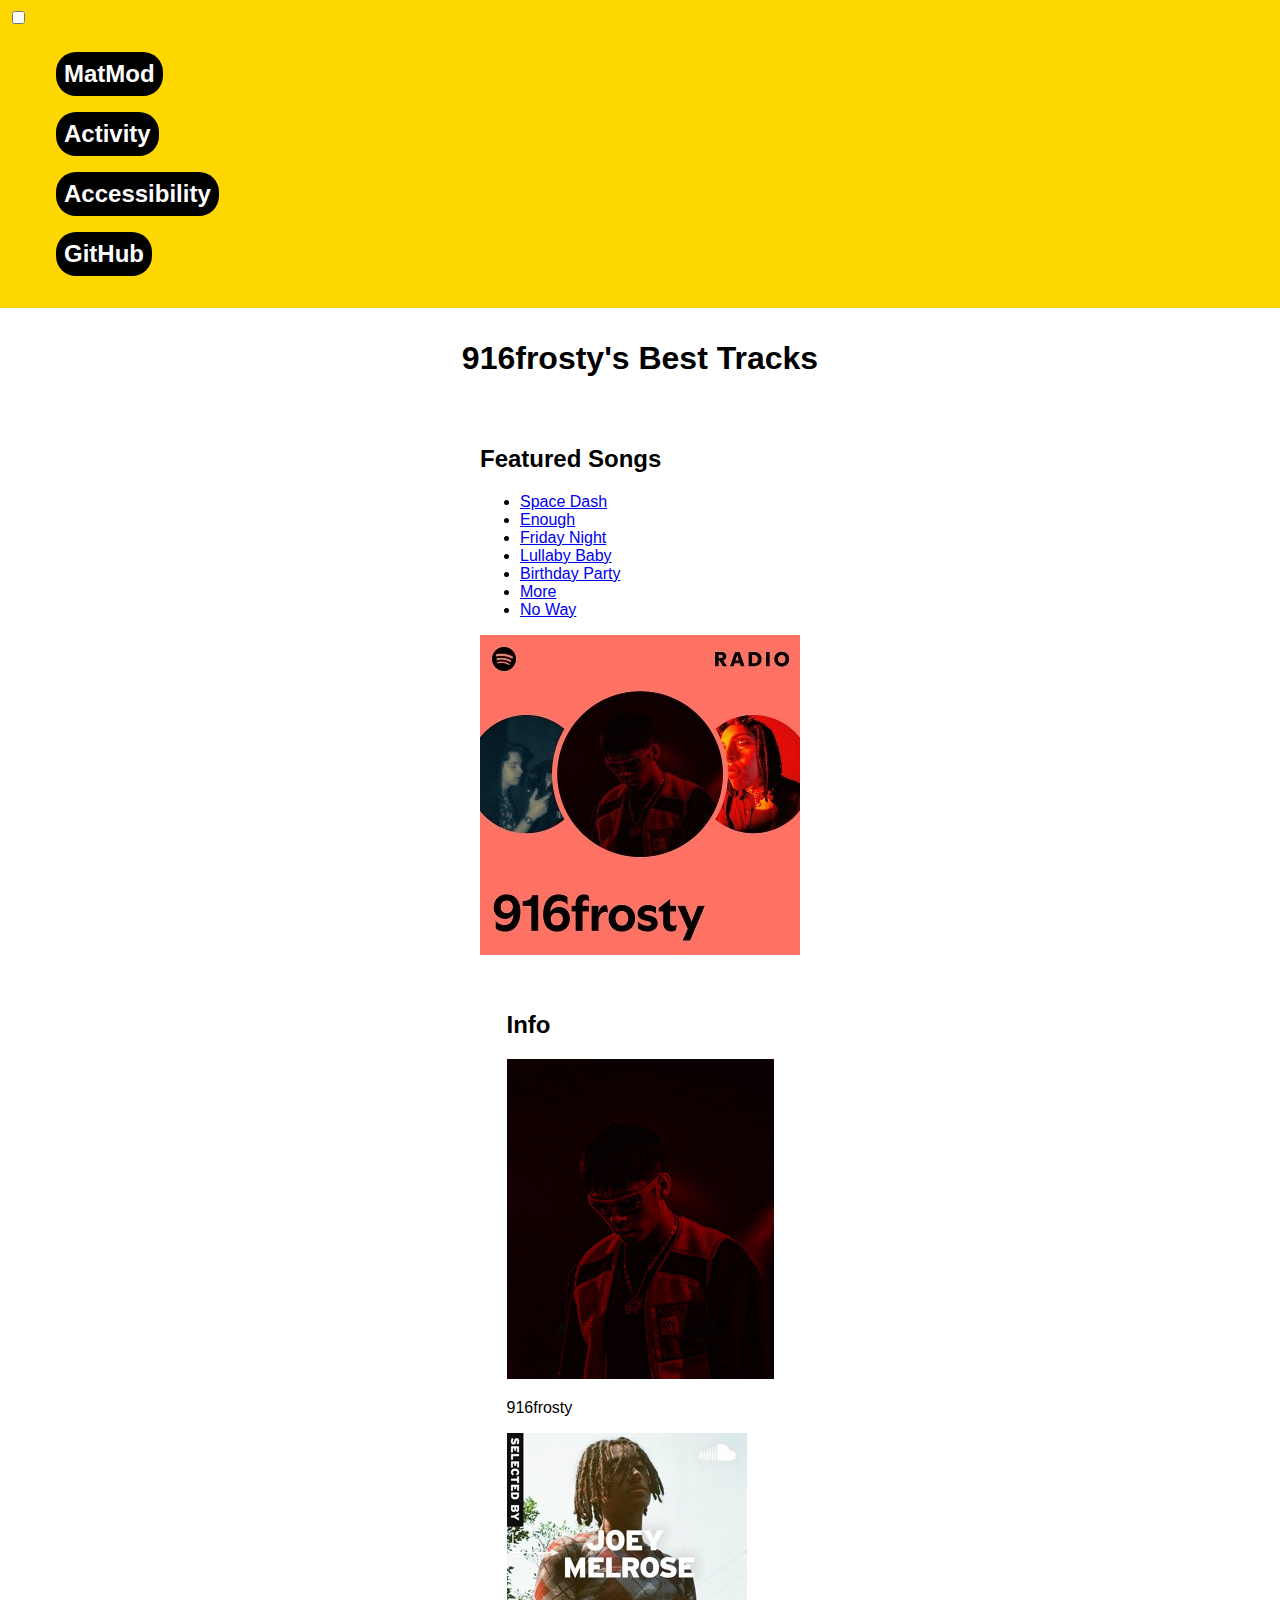
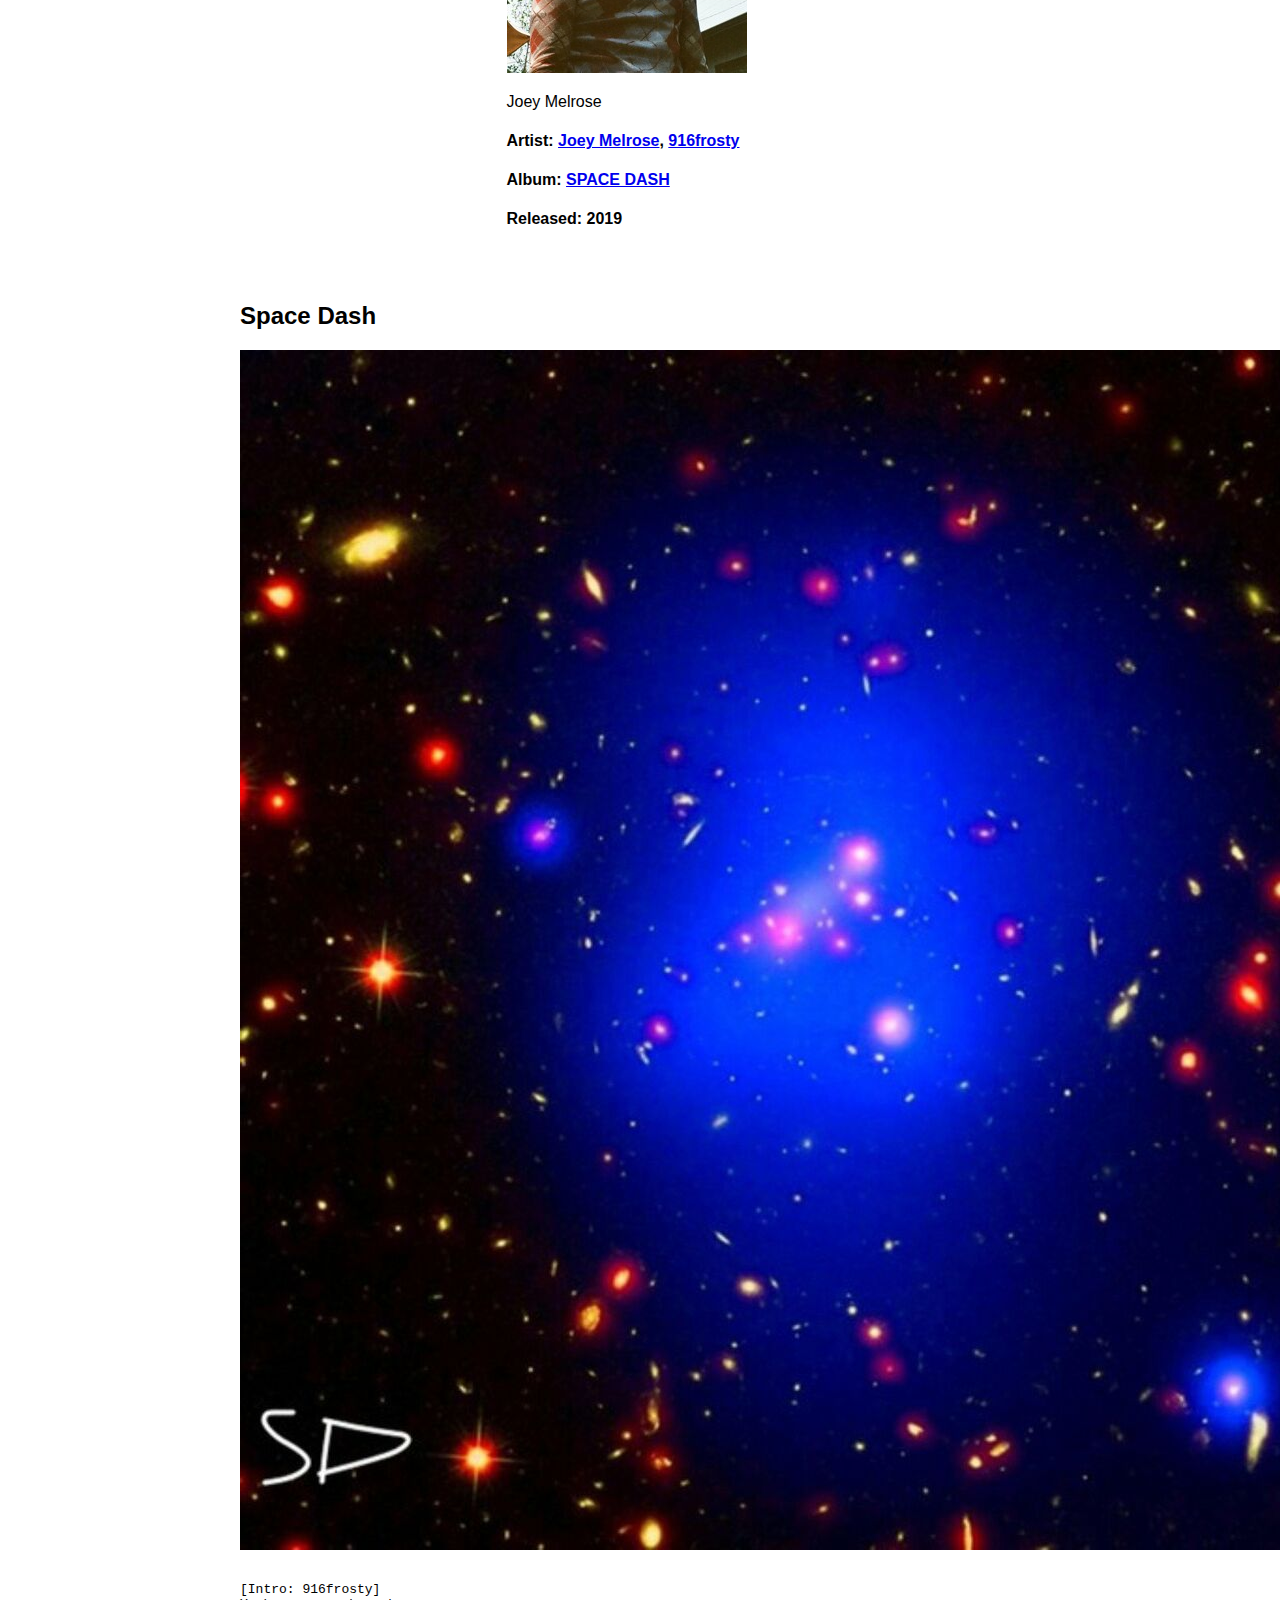
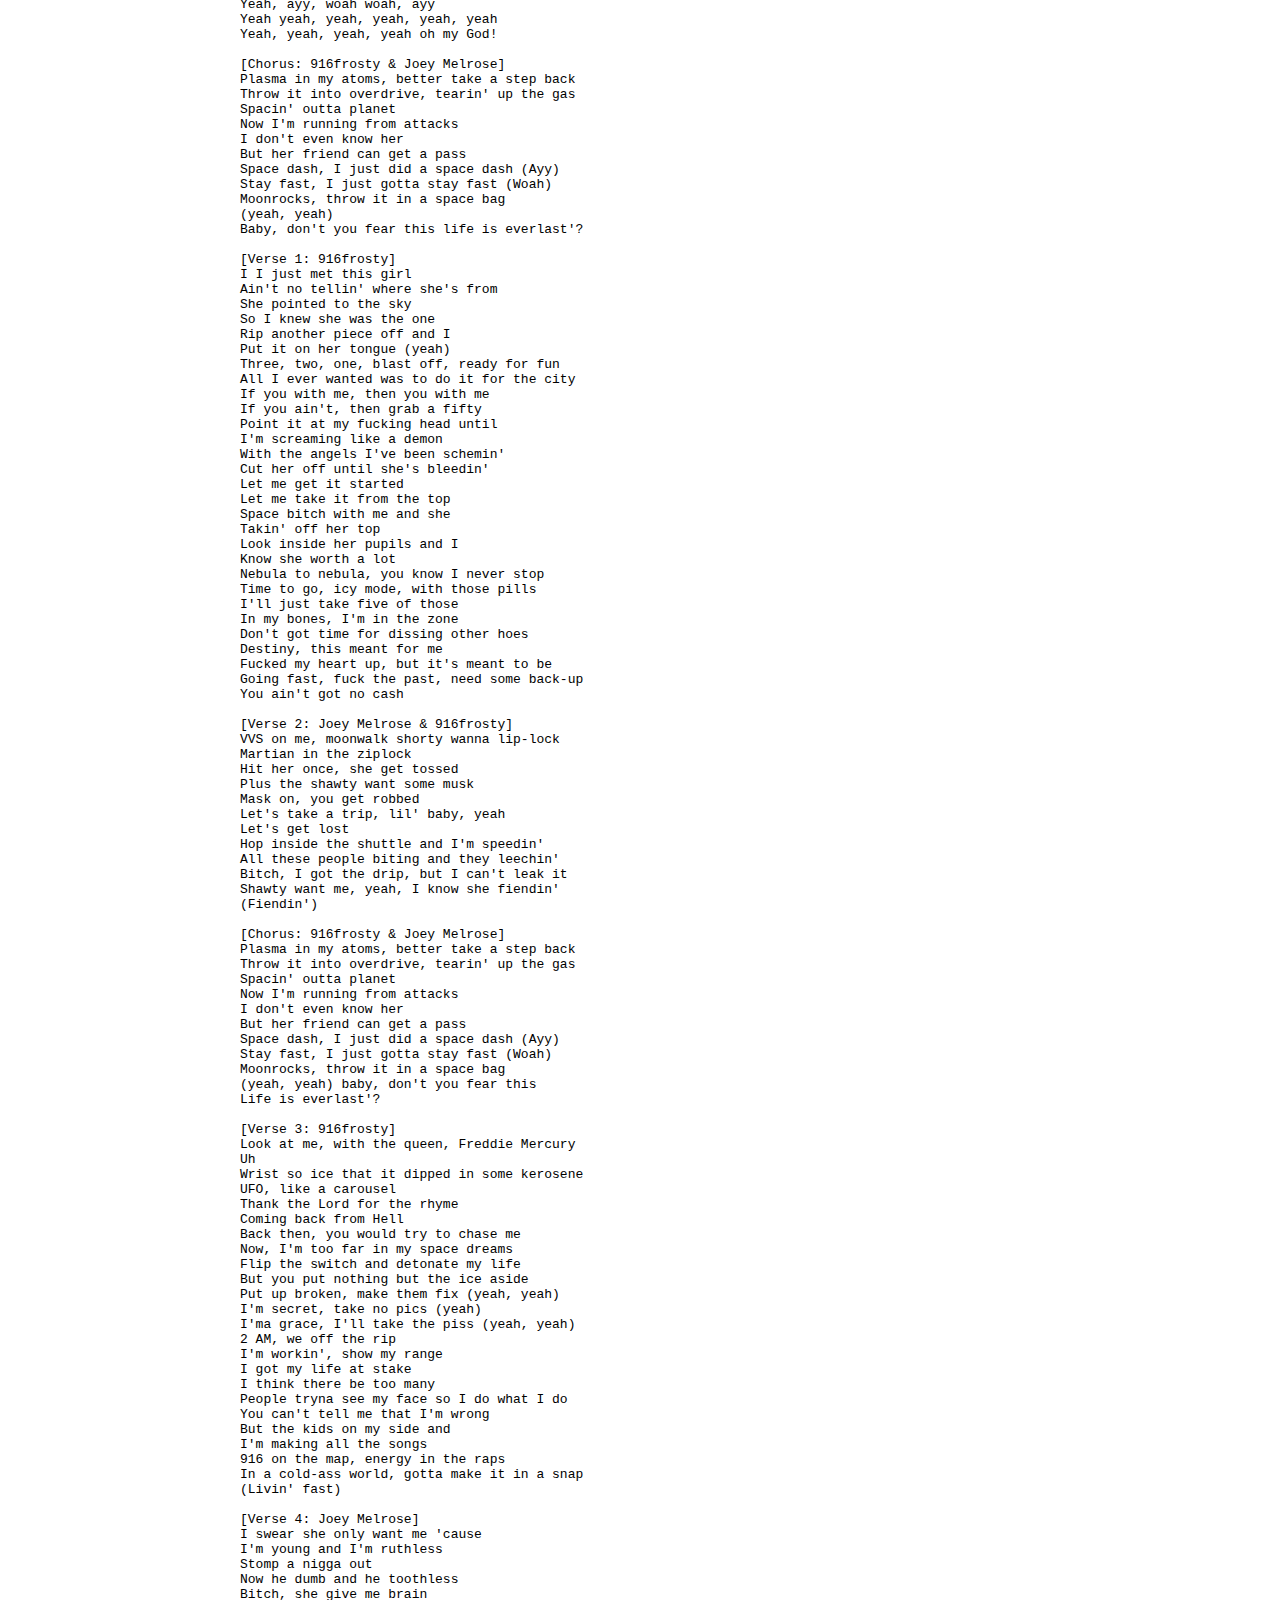
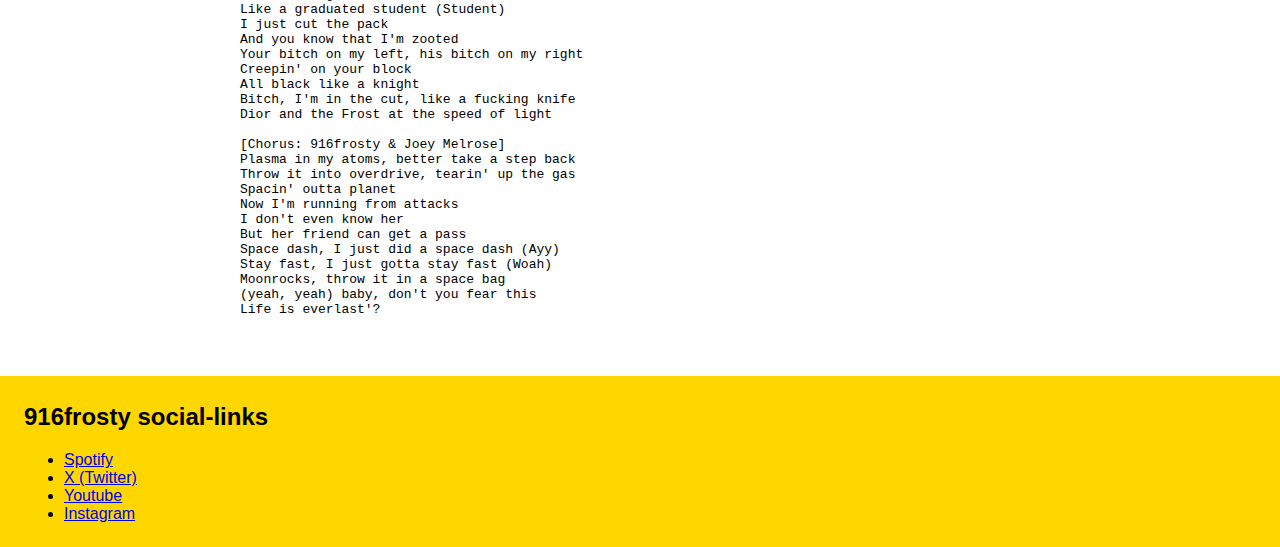
<file: pages/activity.html>
<!DOCTYPE html>
<html lang="en">
<head>
    <meta charset="UTF-8">
    <meta name="viewport" content="width=device-width, initial-scale=1.0">
    <title>916frosty - Lyrics</title>
    <link rel="stylesheet" href="/style/main.css">
</head>
<body>
    <header>
        <nav>
            <!-- Hamburger menu toggle for small screens -->
            <input id="burger-toggle" type="checkbox">
            <label class="hamburger-toggle-container" for="burger-toggle">
                <div class="menu-icon"></div>
            </label>
            <ul class="menu">
                <li><a href="/index.html">MatMod</a></li>
                <li><a href="/pages/activity.html">Activity</a></li>
                <li><a href="/pages/accessibility.html">Accessibility</a></li>
                <li><a href="/pages/github.html">GitHub</a></li>
            </ul>
        </nav>
    </header>
    <main>
             <!-- Main heading -->
        <h1>916frosty's Best Tracks</h1>
        <section class="songs-container">
            <div class="songs">
            <h2>Featured Songs</h2>  <!-- Showing songs and there Youtube links -->
            <ul>
                <li><a href="https://www.youtube.com/watch?v=Tw6AAuHsDGk">Space Dash</a></li>
                <li><a href="https://www.youtube.com/watch?v=RhjznoAkkWg">Enough</a></li>
                <li><a href="https://www.youtube.com/watch?v=XbE5lPwBXEc">Friday Night</a></li>
                <li><a href="https://www.youtube.com/watch?v=p1IL7kUVc0g">Lullaby Baby</a></li>
                <li><a href="https://www.youtube.com/watch?v=dkF0_jEjkZQ">Birthday Party</a></li>
                <li><a href="https://www.youtube.com/watch?v=kPMTdcVSGKE">More</a></li>
                <li><a href="https://www.youtube.com/watch?v=zmmns4u0c6U">No Way</a></li>
            </ul>
        </div>
         <!-- Main image of 916frosty Spotify -->
        <div class="image-container">
            <img src="/media/en.png" alt="916frosty Spotify">
            <!-- Producer: Spotify, Src: https://www.google.com/url?sa=i&url=https%3A%2F%2Fopen.spotify.com%2Fartist%2F6c0lj01vVpHsCH7Z5CfJ9K&psig=AOvVaw20WMAnQLVGSWaOh4C9PG09&ust=1732222627490000&source=images&cd=vfe&opi=89978449&ved=0CBQQjRxqFwoTCIjm7aPm64kDFQAAAAAdAAAAABAE-->
        </div>
        </section>
        
        <section>  <!-- Images showing the artists -->
            <h2>Info</h2>
            <div class="artists">
                <div class="artist-image">
                    <img src="/media/916frosty.png" alt="916frosty">
                    <p>916frosty</p>
                    <!-- Producer: Spotify, Src: https://www.google.com/url?sa=i&url=https%3A%2F%2Fopen.spotify.com%2Fartist%2F6c0lj01vVpHsCH7Z5CfJ9K&psig=AOvVaw3ZzQqaVV5v-o-w9m2_ZIbE&ust=1732222437774000&source=images&cd=vfe&opi=89978449&ved=0CBQQjRxqFwoTCOi8scnl64kDFQAAAAAdAAAAABAE-->
                </div>
                <div class="artist-image">
                    <img src="/media/joeymelorse.png" alt="Joey Melrose">
                    <p>Joey Melrose</p>
                    <!-- Producer: Sound Cloud, Src: https://www.google.com/url?sa=i&url=https%3A%2F%2Fsoundcloud.com%2Fjoeymelrose&psig=AOvVaw2SdB1YS9j1tEwZ6upWn78B&ust=1732221772239000&source=images&cd=vfe&opi=89978449&ved=0CBQQjRxqFwoTCKCst4zj64kDFQAAAAAdAAAAABAE-->
                </div>
            </div>
            <h4>  <!-- Links to the artist and the album-->
                Artist: 
                <a href="https://www.google.com/search?sa=X&sca_esv=6f36b852a6c866b6&sxsrf=ADLYWILIk6qEgZeROhkC64a9ln8DXOWeuA:1731888842852&q=space+dash+joey+melrose&si=[base64]&ved=2ahUKEwje5JLazOSJAxUbR1UIHZ7hDcsQmxMoAHoECB4QAg&biw=1920&bih=919&dpr=1" target="_blank">Joey Melrose</a>, 
                <a href="https://www.google.com/search?sa=X&sca_esv=6f36b852a6c866b6&sxsrf=ADLYWILIk6qEgZeROhkC64a9ln8DXOWeuA:1731888842852&q=space+dash+916frosty&si=[base64]&ved=2ahUKEwje5JLazOSJAxUbR1UIHZ7hDcsQmxMoAXoECB4QAw&biw=1920&bih=919&dpr=1" target="_blank">916frosty</a>
            </h4>
            <h4>
                Album: 
                <a href="https://www.google.com/search?sa=X&sca_esv=6f36b852a6c866b6&sxsrf=ADLYWILIk6qEgZeROhkC64a9ln8DXOWeuA:1731888842852&q=space+dash&si=[base64]%3D%3D&ved=2ahUKEwje5JLazOSJAxUbR1UIHZ7hDcsQmxMoAHoECB8QAg&biw=1920&bih=919&dpr=1" target="_blank">SPACE DASH</a>
            </h4>
            <h4>Released: 2019</h4>
        </section>
        
        <section>  <!-- Image of the song/album -->
            <h2>Space Dash</h2>
            <div class="image-container">
                <img src="/media/spacedash.png" alt="Space Image">
                <!-- Producer: Deezer , Src: https://www.google.com/url?sa=i&url=https%3A%2F%2Fwww.deezer.com%2Fen%2Falbum%2F314113677&psig=AOvVaw1h4VUvdTXIMOsBpy67AYTB&ust=1732222676434000&source=images&cd=vfe&opi=89978449&ved=0CBQQjRxqFwoTCKCP6bvm64kDFQAAAAAdAAAAABAE-->
            </div>            
<pre>  <!-- Space dash Lyrics-->
[Intro: 916frosty]
Yeah, ayy, woah woah, ayy
Yeah yeah, yeah, yeah, yeah, yeah
Yeah, yeah, yeah, yeah oh my God!

[Chorus: 916frosty & Joey Melrose]
Plasma in my atoms, better take a step back
Throw it into overdrive, tearin' up the gas
Spacin' outta planet
Now I'm running from attacks
I don't even know her
But her friend can get a pass
Space dash, I just did a space dash (Ayy)
Stay fast, I just gotta stay fast (Woah)
Moonrocks, throw it in a space bag
(yeah, yeah)
Baby, don't you fear this life is everlast'?

[Verse 1: 916frosty]
I I just met this girl
Ain't no tellin' where she's from
She pointed to the sky
So I knew she was the one
Rip another piece off and I
Put it on her tongue (yeah)
Three, two, one, blast off, ready for fun
All I ever wanted was to do it for the city
If you with me, then you with me
If you ain't, then grab a fifty
Point it at my fucking head until
I'm screaming like a demon
With the angels I've been schemin'
Cut her off until she's bleedin'
Let me get it started
Let me take it from the top
Space bitch with me and she
Takin' off her top
Look inside her pupils and I
Know she worth a lot
Nebula to nebula, you know I never stop
Time to go, icy mode, with those pills
I'll just take five of those
In my bones, I'm in the zone
Don't got time for dissing other hoes
Destiny, this meant for me
Fucked my heart up, but it's meant to be
Going fast, fuck the past, need some back-up
You ain't got no cash

[Verse 2: Joey Melrose & 916frosty]
VVS on me, moonwalk shorty wanna lip-lock
Martian in the ziplock
Hit her once, she get tossed
Plus the shawty want some musk
Mask on, you get robbed
Let's take a trip, lil' baby, yeah
Let's get lost
Hop inside the shuttle and I'm speedin'
All these people biting and they leechin'
Bitch, I got the drip, but I can't leak it
Shawty want me, yeah, I know she fiendin'
(Fiendin')

[Chorus: 916frosty & Joey Melrose]
Plasma in my atoms, better take a step back
Throw it into overdrive, tearin' up the gas
Spacin' outta planet
Now I'm running from attacks
I don't even know her
But her friend can get a pass
Space dash, I just did a space dash (Ayy)
Stay fast, I just gotta stay fast (Woah)
Moonrocks, throw it in a space bag
(yeah, yeah) baby, don't you fear this
Life is everlast'?

[Verse 3: 916frosty]
Look at me, with the queen, Freddie Mercury
Uh
Wrist so ice that it dipped in some kerosene
UFO, like a carousel
Thank the Lord for the rhyme
Coming back from Hell
Back then, you would try to chase me
Now, I'm too far in my space dreams
Flip the switch and detonate my life
But you put nothing but the ice aside
Put up broken, make them fix (yeah, yeah)
I'm secret, take no pics (yeah)
I'ma grace, I'll take the piss (yeah, yeah)
2 AM, we off the rip
I'm workin', show my range
I got my life at stake
I think there be too many
People tryna see my face so I do what I do
You can't tell me that I'm wrong
But the kids on my side and
I'm making all the songs
916 on the map, energy in the raps
In a cold-ass world, gotta make it in a snap
(Livin' fast)

[Verse 4: Joey Melrose]
I swear she only want me 'cause
I'm young and I'm ruthless
Stomp a nigga out
Now he dumb and he toothless
Bitch, she give me brain
Like a graduated student (Student)
I just cut the pack
And you know that I'm zooted
Your bitch on my left, his bitch on my right
Creepin' on your block
All black like a knight
Bitch, I'm in the cut, like a fucking knife
Dior and the Frost at the speed of light

[Chorus: 916frosty & Joey Melrose]
Plasma in my atoms, better take a step back
Throw it into overdrive, tearin' up the gas
Spacin' outta planet
Now I'm running from attacks
I don't even know her
But her friend can get a pass
Space dash, I just did a space dash (Ayy)
Stay fast, I just gotta stay fast (Woah)
Moonrocks, throw it in a space bag
(yeah, yeah) baby, don't you fear this
Life is everlast'?

    </section>
</main>
<footer>  <!-- Footer section about social links to 916frosty-->
    <section>
        <h2>916frosty social-links</h2>
    <div class="footer-content">
        <ul class="social-links-activity">
            <li><a href="https://open.spotify.com/artist/6c0lj01vVpHsCH7Z5CfJ9K">Spotify</a></li>
            <li><a href="https://x.com/916frosty">X (Twitter)</a></li>
            <li><a href="https://www.youtube.com/@916frosty">Youtube</a></li>
            <li><a href="https://www.instagram.com/916frosty/">Instagram</a></li>
        </ul>
    </section>
</footer>

</body>
</html>
</file>
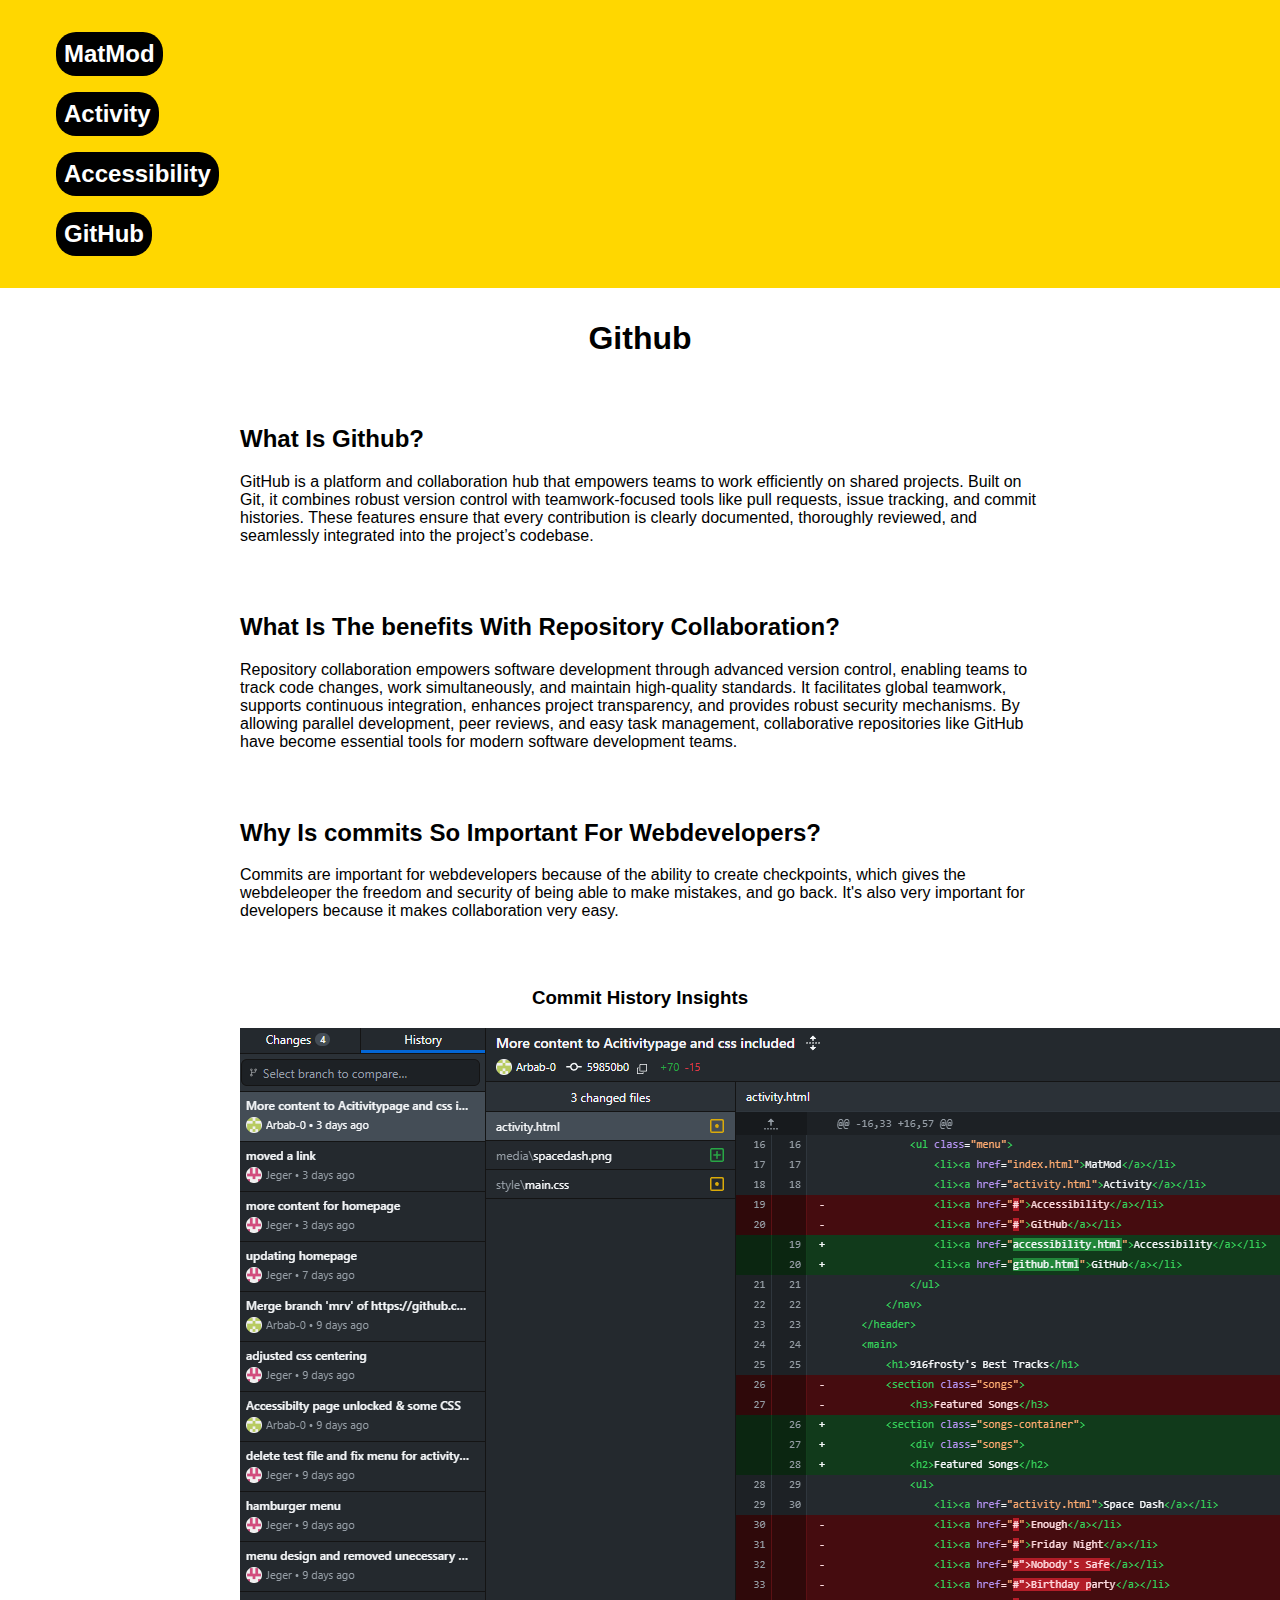
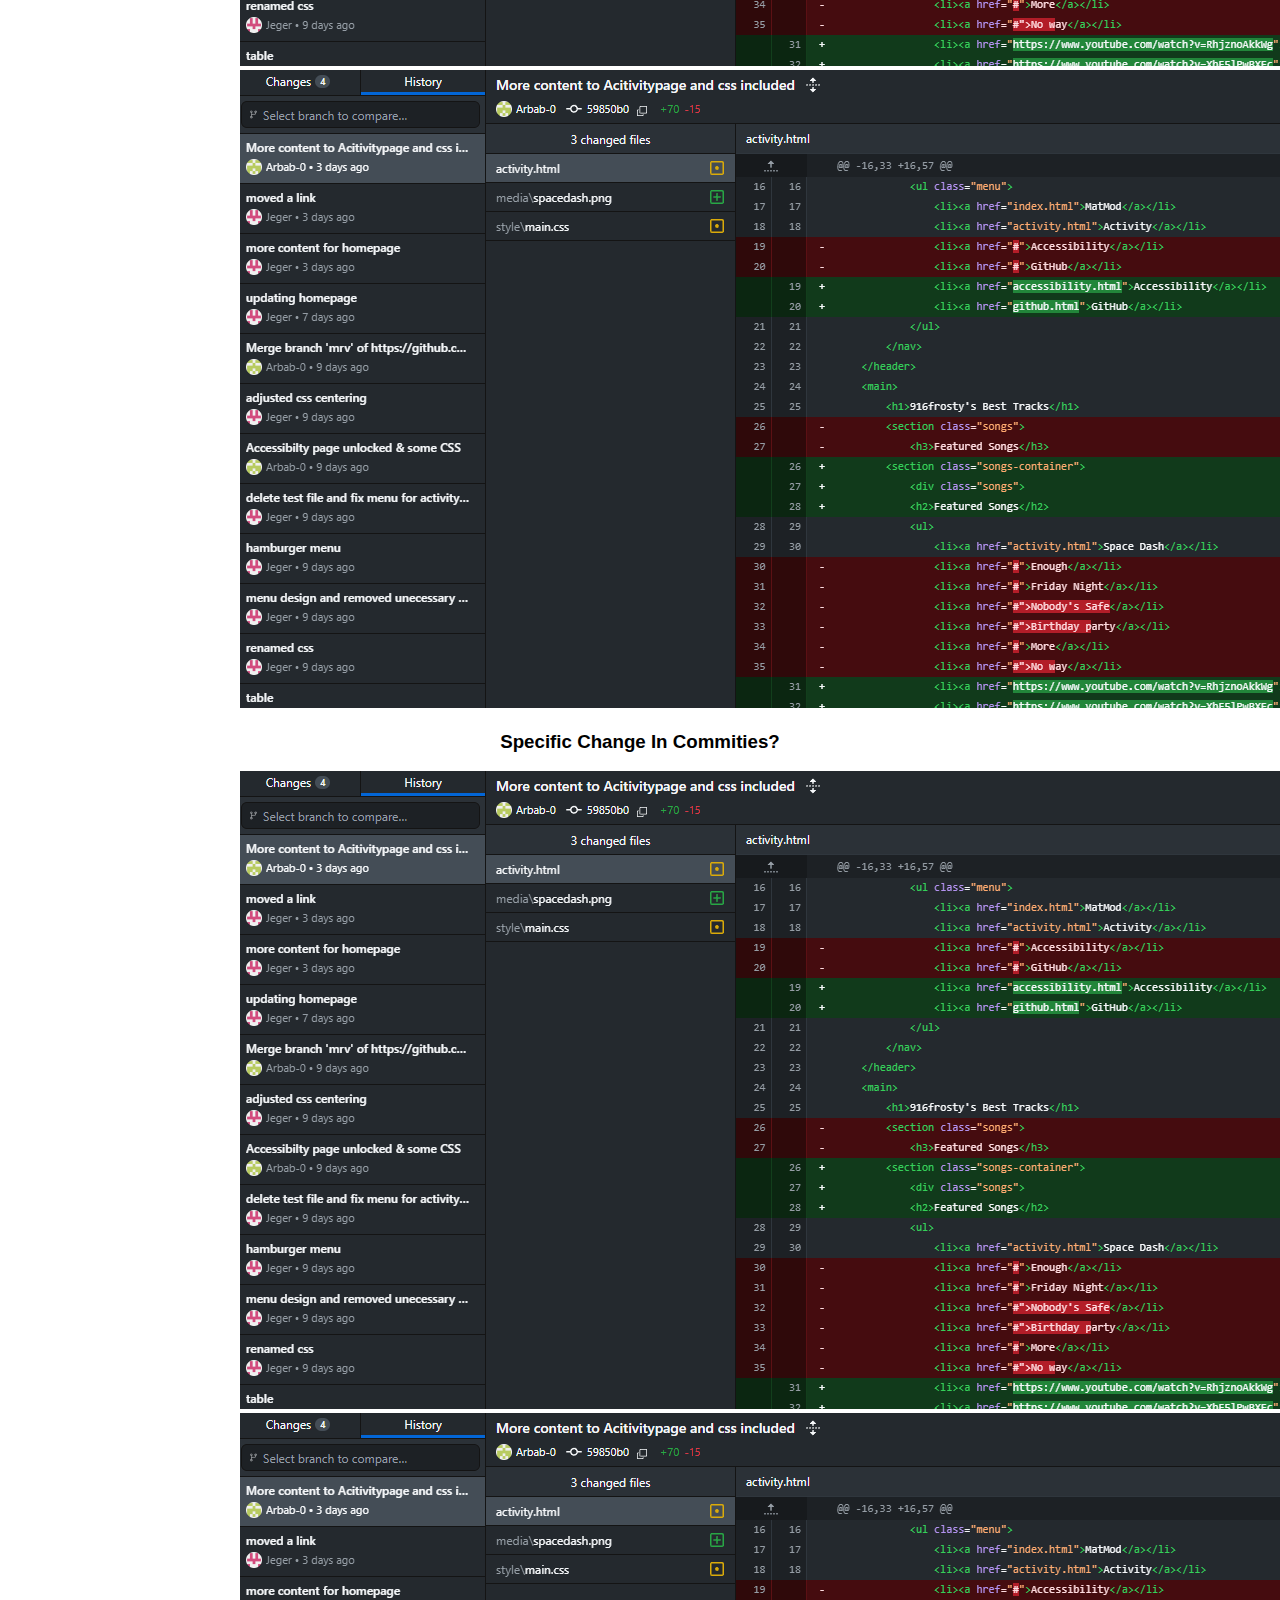
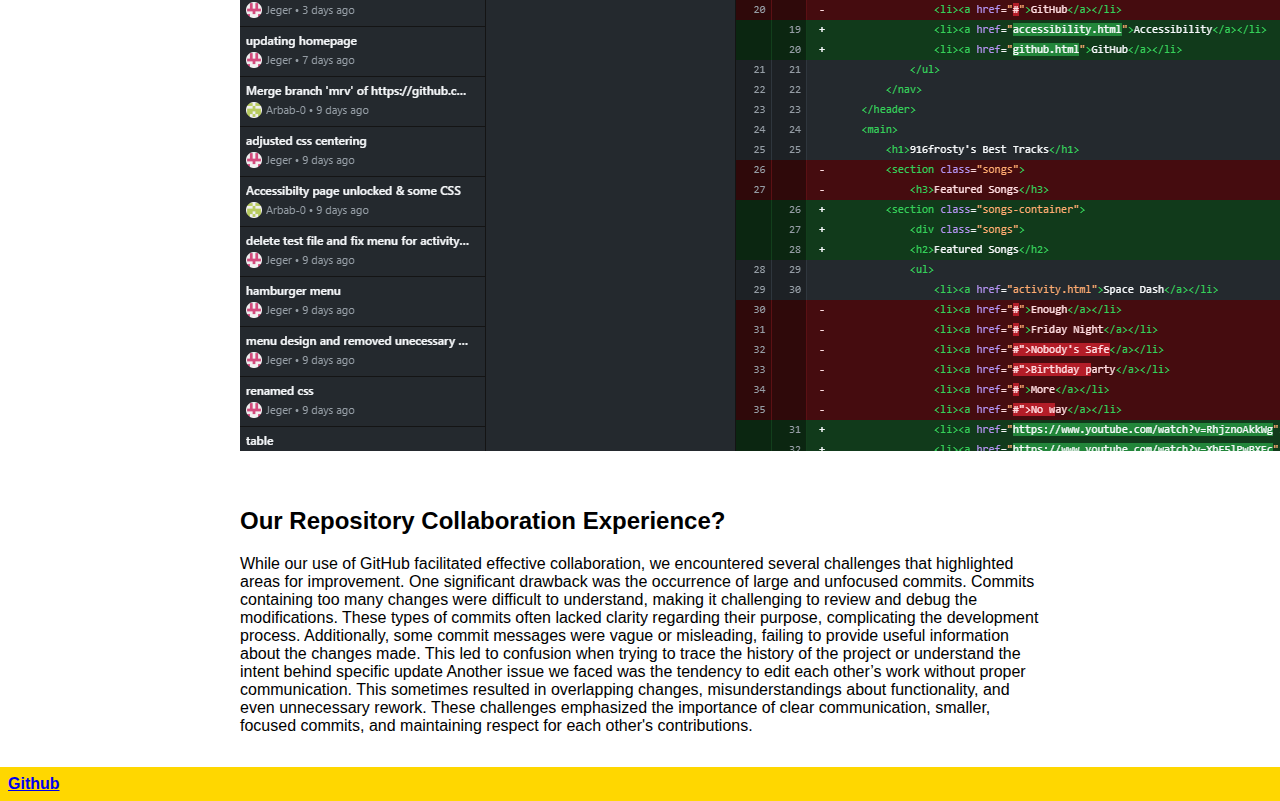
<file: pages/github.html>
<!DOCTYPE html>
<html lang="en">
<head>
    <meta charset="UTF-8">
    <meta name="viewport" content="width=device-width, initial-scale=1.0">
    <title>Github</title>
    <link rel="stylesheet" href="/style/main.css">
</head>
<body>
    <header>
        <nav>
            <ul class="menu">
                <li><a href="/index.html">MatMod</a></li>
                <li><a href="/pages/activity.html">Activity</a></li>
                <li><a href="/pages/accessibility.html">Accessibility</a></li>
                <li><a href="/pages/github.html">GitHub</a></li>
            </ul>
        </nav>
    </header>

    <main>
        <h1>Github</h1>
            <section class="github-intro">
                 <h2 class="title-git1">What Is Github?</h2>
                    <p>GitHub is a platform and collaboration hub that empowers teams to work efficiently on shared projects. Built on Git,
                        it combines robust version control with teamwork-focused tools like pull requests, issue tracking, and commit
                        histories. These features ensure that every contribution is clearly documented, thoroughly reviewed, and seamlessly
                        integrated into the project’s codebase.</p>
            </section>
        
            <section class="github-2">
                    <h2 class="title-git2">What Is The benefits With Repository Collaboration?</h2>
                        <p>Repository collaboration empowers software development through advanced version control, enabling teams to track
                            code changes, work simultaneously, and maintain high-quality standards. It facilitates global teamwork, supports
                            continuous integration, enhances project transparency, and provides robust security mechanisms. By allowing
                            parallel development, peer reviews, and easy task management, collaborative repositories like GitHub have become
                            essential tools for modern software development teams.</p>
            </section>

            <section>
                <h2>Why Is commits So Important For Webdevelopers?</h2>
                <p> Commits are important for webdevelopers because of the ability to create checkpoints, which gives the webdeleoper the freedom and 
                    security of being able to make mistakes, and go back. It's also very important for developers because it makes collaboration very easy.
                </p>
            </section>

            
            <section class="git-insights">
                <h3 class="commit-h">Commit History Insights </h3>
                <div>
                    <img src="/media/coomit-guthub.png" alt="committ-img1" class="git-img">
                    <img src="/media/coomit-guthub.png" alt="commiti-img2" class="git-img">
                </div>
                <h3 class="commit-h"> Specific Change In Commities?</h3>
                <div class="git-img">
                    <img src="/media/coomit-guthub.png" alt="committ-img3" class="git-img">
                    <img src="/media/coomit-guthub.png" alt="committ-img4" class="git-img">  
                </div>
            </section>


            

            <section class="github-3">
                <h2 class="title-git3">Our Repository Collaboration Experience?</h4>
                <p>While our use of GitHub facilitated effective collaboration, we encountered several challenges that highlighted areas for improvement.
                    One significant drawback was the occurrence of large and unfocused commits. Commits containing too many changes were difficult to understand, making it challenging to review and debug the modifications. These types of commits often lacked clarity regarding their purpose, complicating the development process.
                    Additionally, some commit messages were vague or misleading, failing to provide useful information about the changes made. This led to confusion when trying to trace the history of the project or understand the intent behind specific update
                    Another issue we faced was the tendency to edit each other’s work without proper communication. This sometimes resulted in overlapping changes, misunderstandings about functionality, and even unnecessary rework. These challenges emphasized the importance of clear communication, smaller, focused commits, and maintaining respect for each other's contributions.
                    
                    </p>
            </section>
    </main>

    <footer>
        <b><a href="https://github.com/">Github</a></b>
    </footer>
    
        
</body>
</html>
</file>
<file: style/main.css>
body {
    margin: 0;
    font-family: Arial, sans-serif;
    min-height: 100vh;
}

main {
    display: flex;
    flex-direction: column;
    align-items: center; 
    justify-content: center
}
section {
    max-width: 800px; 
    margin: 1em;
}

menu {
    display: flex;
    align-items: center;    
    justify-content: center; 
}
@media (max-width: 800px) {

}
header, footer {
    background-color: gold;
    padding: 0.5em
}
nav li {
    list-style-type: none;
    padding-right: 1em;
}
nav a{
    display: inline-block;
    font-family: 'Quicksand', sans-serif;
    font-weight: bold;
    font-size: 1.5rem;
    background-color: black;
    border-radius: 20px;
    color: white;
    padding: 0.5rem;
    margin: 0.5rem;
    text-decoration: none;
}
h1{
    margin: 1em;
}
video {
    max-width: 100%;
    height: auto;
}
.table{
    display: flex;
    flex-wrap: wrap;
    justify-content: center;
}
table {
    border-collapse: collapse;
    margin: 1em;
}

th, td {
    padding: 10px;
    border: 1px solid #ddd;
}

th {
    background-color: #f2f2f2;
}
h3 {
    text-align: center;
}
</file>
